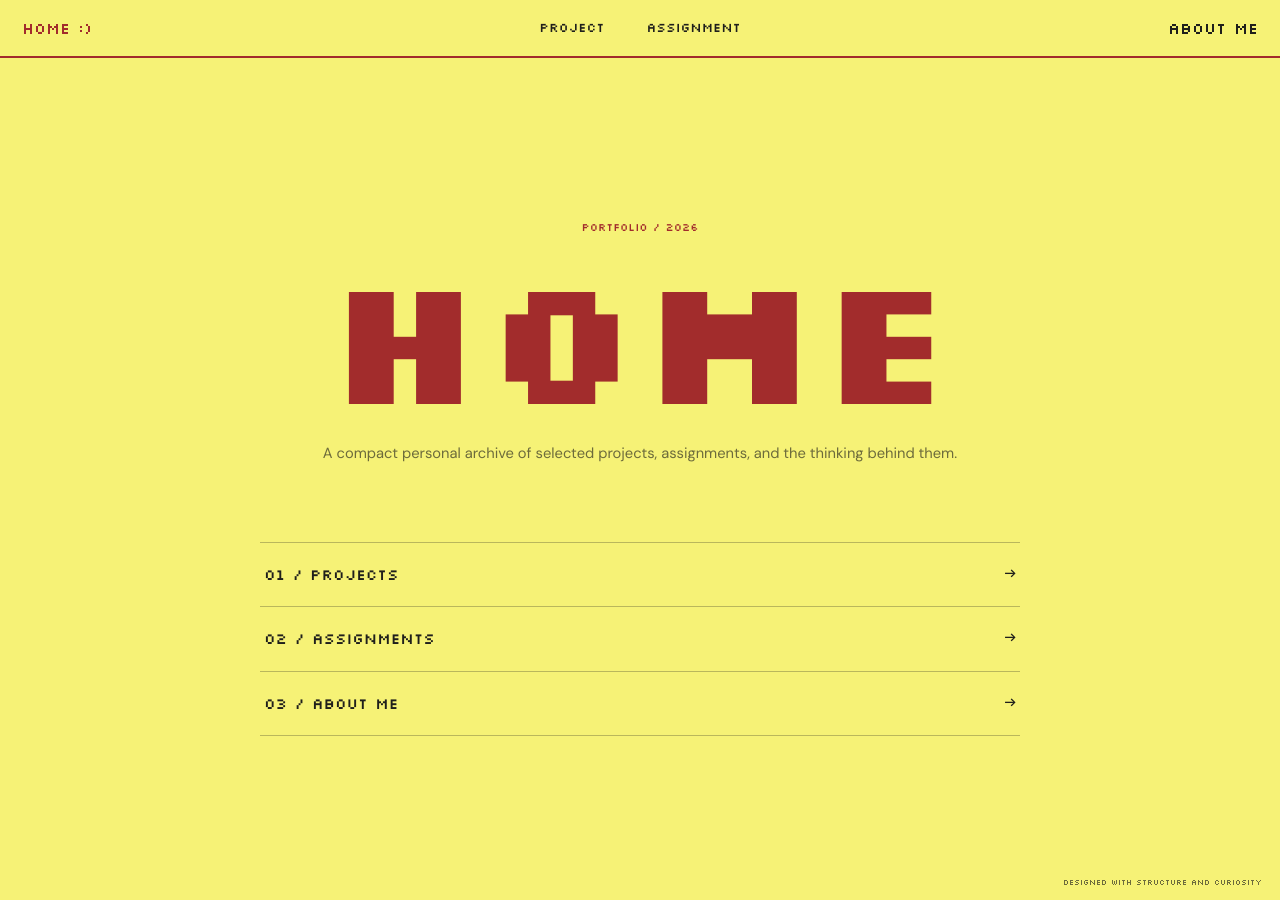
<file: index.html>
<!doctype html>
<html lang="en">
  <head>
    <meta charset="UTF-8" />
    <meta name="viewport" content="width=device-width, initial-scale=1.0" />
    <meta
      name="description"
      content="A minimal personal portfolio for projects, assignments, and background."
    />
    <meta name="theme-color" content="#f6f276" />
    <title>Home | Myself</title>
    <link rel="preconnect" href="https://fonts.googleapis.com" />
    <link rel="preconnect" href="https://fonts.gstatic.com" crossorigin />
    <link
      href="https://fonts.googleapis.com/css2?family=DM+Sans:wght@400;500;600;700&family=IBM+Plex+Mono:wght@400;500;600&family=Silkscreen:wght@400;700&display=swap"
      rel="stylesheet"
    />
    <link rel="stylesheet" href="styles.css" />
  </head>
  <body data-page="home">
    <header class="site-nav" data-site-nav></header>

    <main class="page-shell home-page">
      <div class="page-frame">
        <p class="kicker">PORTFOLIO / 2026</p>
        <h1>Home</h1>
        <p class="lead">
          A compact personal archive of selected projects, assignments, and the
          thinking behind them.
        </p>
        <nav class="section-links" aria-label="Portfolio sections">
          <a href="project.html">01 / Projects <span>→</span></a>
          <a href="assignment.html">02 / Assignments <span>→</span></a>
          <a href="about.html">03 / About Me <span>→</span></a>
        </nav>
      </div>

      <p class="corner-note">DESIGNED WITH STRUCTURE AND CURIOSITY</p>
    </main>

    <script src="site.js"></script>
  </body>
</html>
</file>
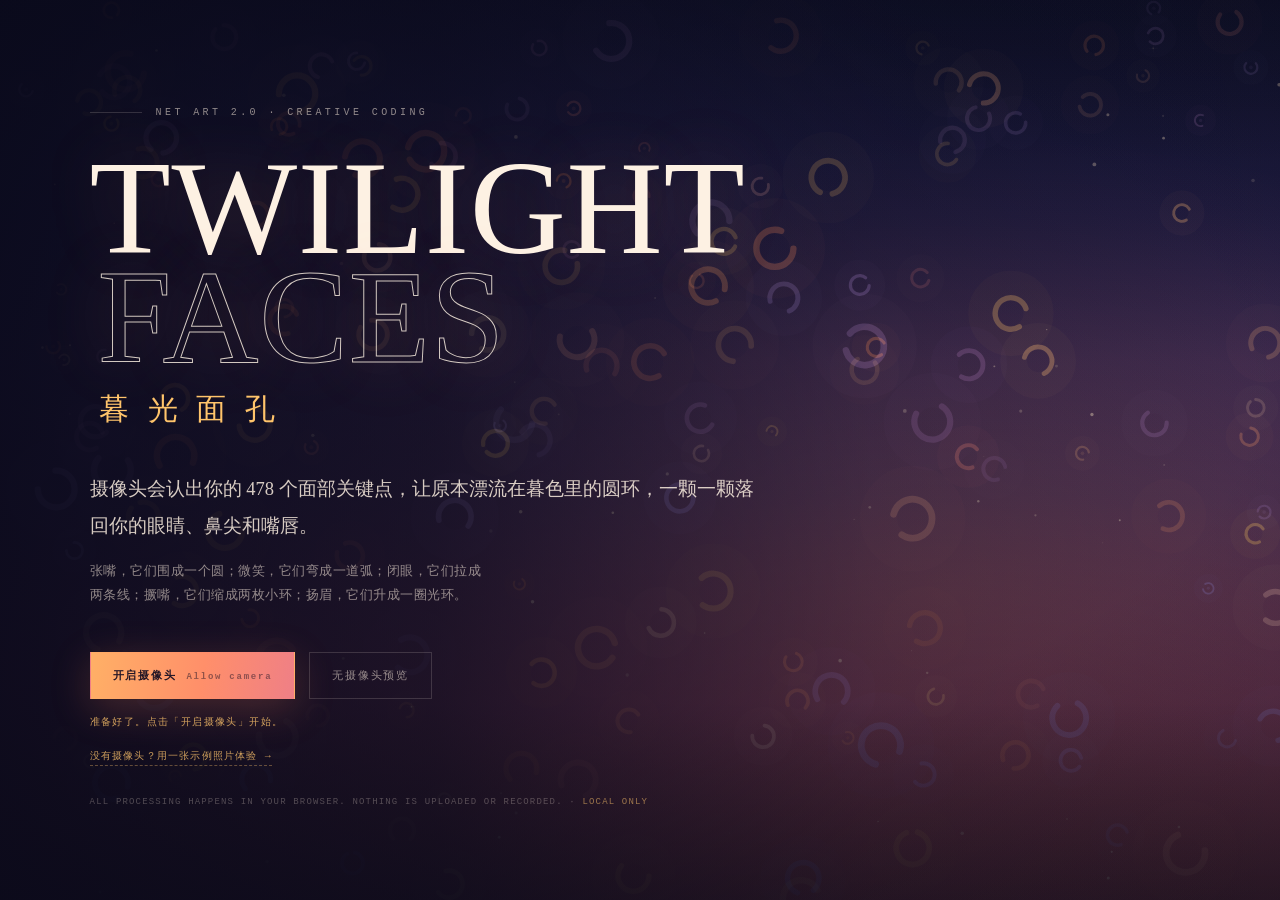
<file: twilight/index.html>
<!DOCTYPE html>
<html lang="zh-CN">
<head>
<meta charset="utf-8">
<title>Twilight Faces · 暮光面孔</title>
<meta name="viewport" content="width=device-width,initial-scale=1,viewport-fit=cover">
<meta name="theme-color" content="#181b3d">
<meta name="description" content="Net Art 2.0 — 用 MediaPipe FaceMesh 把黄昏的圆环放回你的五官上。">
<link rel="icon" href="data:image/svg+xml,%3Csvg xmlns='http://www.w3.org/2000/svg' viewBox='0 0 64 64'%3E%3Crect width='64' height='64' fill='%23181b3d'/%3E%3Ccircle cx='32' cy='32' r='18' fill='none' stroke='%23ffb060' stroke-width='3'/%3E%3Ccircle cx='32' cy='32' r='6' fill='%23ff8a5c'/%3E%3C/svg%3E">
<style>
  :root{
    --ink:#f7eadc;
    --dim:rgba(247,234,220,.56);
    --faint:rgba(247,234,220,.28);
    --line:rgba(247,234,220,.16);
    --ember:#ff9f68;
    --gold:#ffc46b;
    --rose:#ef7f86;
    --mono:"Cascadia Mono","IBM Plex Mono","SFMono-Regular",Consolas,"Liberation Mono",monospace;
    --serif:"Bodoni MT","Didot","Playfair Display",Georgia,"Times New Roman","Songti SC",SimSun,serif;
    --sans:"Helvetica Neue","PingFang SC","Microsoft YaHei",Arial,sans-serif;
  }
  *{box-sizing:border-box}
  html,body{height:100%}
  body{
    margin:0;background:#12142c;color:var(--ink);overflow:hidden;
    font-family:var(--sans);-webkit-font-smoothing:antialiased;
  }
  #stage{
    position:fixed;inset:0;z-index:0;
    background:
      radial-gradient(110% 85% at 74% 66%, rgba(255,152,92,.24) 0%, rgba(255,140,90,.10) 32%, rgba(255,140,90,0) 60%),
      radial-gradient(90% 70% at 16% 8%, rgba(96,82,172,.34) 0%, rgba(96,82,172,0) 62%),
      linear-gradient(180deg,#161936 0%,#221e47 24%,#452d5b 55%,#7d3a5f 79%,#b15253 100%);
  }
  #veil{
    position:fixed;inset:0;z-index:2;pointer-events:none;
    background:
      radial-gradient(125% 95% at 50% 44%, rgba(8,8,24,0) 38%, rgba(8,8,24,.30) 72%, rgba(8,8,24,.62) 100%),
      linear-gradient(180deg, rgba(8,8,24,.34) 0%, rgba(8,8,24,0) 18%, rgba(8,8,24,0) 78%, rgba(8,8,24,.46) 100%);
  }
  canvas{position:fixed !important;left:0;top:0;z-index:1;pointer-events:none;display:block}

  /* ---------------- intro ---------------- */
  #intro{
    position:fixed;inset:0;z-index:30;display:flex;align-items:center;
    padding:clamp(24px,7vw,110px);
    background:
      linear-gradient(90deg, rgba(9,9,26,.90) 0%, rgba(9,9,26,.72) 34%, rgba(9,9,26,.22) 68%, rgba(9,9,26,0) 100%),
      linear-gradient(180deg, rgba(9,9,26,.35), rgba(9,9,26,.10) 40%, rgba(9,9,26,.55));
    transition:opacity .9s ease, visibility .9s;
    overflow:auto;
  }
  #intro.is-gone{opacity:0;visibility:hidden;pointer-events:none}
  .intro__inner{max-width:820px;transform:translateY(1vh)}
  .kicker{
    display:flex;align-items:center;gap:14px;margin:0 0 clamp(22px,4vh,44px);
    font-family:var(--mono);font-size:10px;letter-spacing:.34em;color:var(--dim);text-transform:uppercase;
  }
  .kicker::before{content:"";width:52px;height:1px;background:var(--line)}
  h1{
    margin:0;font-family:var(--serif);font-weight:400;
    font-size:clamp(3.3rem,10.4vw,9.6rem);line-height:.82;letter-spacing:.005em;
    text-transform:uppercase;color:#fdf1e3;
    text-shadow:0 0 70px rgba(255,150,100,.20);
  }
  h1 span{display:block}
  h1 span:last-child{margin-left:.06em;color:transparent;-webkit-text-stroke:1px rgba(253,241,227,.82)}
  .title-cn{
    margin:.55em 0 0;font-family:var(--serif);font-size:clamp(1.2rem,2.4vw,1.9rem);
    letter-spacing:.62em;color:var(--gold);text-indent:.3em;
  }
  .lead{
    max-width:36em;margin:clamp(26px,4.6vh,48px) 0 0;
    font-family:var(--serif);font-size:clamp(.98rem,1.45vw,1.22rem);line-height:1.95;
    color:rgba(247,234,220,.86);
  }
  .hintline{
    max-width:32em;margin:16px 0 0;font-size:12.5px;line-height:1.9;letter-spacing:.04em;color:var(--dim);
  }
  .actions{display:flex;flex-wrap:wrap;gap:14px;margin:clamp(28px,5vh,46px) 0 0}
  .btn{
    appearance:none;cursor:pointer;font-family:var(--mono);font-size:11px;letter-spacing:.16em;
    padding:15px 22px;border:1px solid var(--line);background:transparent;color:var(--ink);
    transition:background .25s,border-color .25s,color .25s,transform .25s;
  }
  .btn:hover{border-color:rgba(255,196,107,.65);transform:translateY(-2px)}
  .btn:disabled{opacity:.55;cursor:wait;transform:none}
  .btn span{opacity:.5;margin-left:10px;font-size:9px}
  .btn--primary{
    background:linear-gradient(100deg,#ffb066,#ff8f6a 55%,#ef7f86);
    border-color:transparent;color:#241626;font-weight:700;
    box-shadow:0 10px 40px rgba(255,130,90,.22);
  }
  .btn--primary:hover{box-shadow:0 14px 50px rgba(255,140,90,.34)}
  .btn--ghost{color:var(--dim);border-color:var(--line)}
  .demo-line{
    margin:20px 0 0;font-family:var(--mono);font-size:10px;letter-spacing:.12em;
  }
  .demo-line a{
    color:rgba(255,196,107,.78);text-decoration:none;
    border-bottom:1px dashed rgba(255,196,107,.35);padding-bottom:3px;
    transition:color .2s,border-color .2s;
  }
  .demo-line a:hover{color:#ffd9a0;border-bottom-color:rgba(255,196,107,.8)}
  .status{
    margin:16px 0 0;min-height:1.4em;font-family:var(--mono);font-size:10px;
    letter-spacing:.14em;color:rgba(255,196,107,.8);
  }
  .privacy{
    margin:clamp(18px,3.4vh,34px) 0 0;font-family:var(--mono);font-size:9px;
    letter-spacing:.13em;color:var(--faint);line-height:1.9;text-transform:uppercase;
  }
  .privacy span{color:rgba(255,196,107,.55)}

  /* ---------------- hud ---------------- */
  #hud{
    position:fixed;inset:0;z-index:20;pointer-events:none;display:flex;flex-direction:column;
    justify-content:space-between;padding:clamp(16px,2.4vw,34px);
    opacity:1;transition:opacity .9s ease;
  }
  #hud.is-hidden{opacity:0;pointer-events:none}
  .hud__top{display:flex;justify-content:space-between;align-items:flex-start;gap:20px}
  .brand{font-family:var(--mono);font-size:10px;letter-spacing:.26em;color:rgba(247,234,220,.78);text-shadow:0 1px 12px rgba(8,8,24,.85)}
  .brand em{font-style:normal;color:var(--gold);letter-spacing:.3em;margin-left:12px;font-size:9px}
  .brand small{display:block;margin-top:7px;font-size:8px;letter-spacing:.2em;color:var(--faint)}
  .live{
    display:flex;align-items:center;gap:9px;font-family:var(--mono);font-size:9px;
    letter-spacing:.22em;color:var(--dim);white-space:nowrap;
  }
  .live i{
    width:6px;height:6px;border-radius:50%;background:#8b8fb0;box-shadow:0 0 0 0 rgba(255,196,107,0);
    transition:background .3s, box-shadow .3s;
  }
  .live.is-on i{background:#ffc46b;box-shadow:0 0 12px 2px rgba(255,170,100,.65);animation:pulse 2.4s infinite}
  .live.is-warn i{background:#ff9f68;box-shadow:0 0 10px rgba(255,150,90,.5)}
  .live.is-off i{background:#6c6f92}
  @keyframes pulse{0%,100%{opacity:1}50%{opacity:.35}}
  .hud__bottom{display:flex;justify-content:space-between;align-items:flex-end;gap:24px}
  .modes{display:flex;flex-wrap:wrap;align-items:center;gap:4px 18px;max-width:70vw}
  .modes span{
    font-family:var(--mono);font-size:9px;letter-spacing:.16em;color:rgba(247,234,220,.30);
    transition:color .4s;display:flex;align-items:baseline;gap:7px;
  }
  .modes span em{font-style:normal;font-family:var(--sans);font-size:9px;letter-spacing:.1em;opacity:.72}
  .modes span.is-on{color:var(--gold)}
  .modes span.is-on em{color:rgba(255,196,107,.7)}
  .modes span.is-on::before{content:"";width:5px;height:5px;border-radius:50%;background:var(--gold);box-shadow:0 0 10px var(--gold);align-self:center}
  .mode-note{
    font-family:var(--mono);font-size:8px;letter-spacing:.2em;color:rgba(247,234,220,.24);
    margin-left:4px;padding-left:14px;border-left:1px solid var(--line);
  }
  .keys{font-family:var(--mono);font-size:8px;letter-spacing:.14em;color:rgba(247,234,220,.30);text-align:right;line-height:1.9}
  .keys b{color:rgba(255,196,107,.6);font-weight:400;margin-left:8px}
  .cam-toggle{
    position:absolute;right:clamp(16px,2.4vw,34px);bottom:clamp(96px,12vh,124px);
    pointer-events:auto;cursor:pointer;background:rgba(12,10,30,.55);color:var(--ink);
    border:1px solid var(--line);font-family:var(--mono);font-size:9px;letter-spacing:.16em;
    padding:10px 14px;backdrop-filter:blur(6px);transition:opacity .4s,border-color .3s;
  }
  .cam-toggle:hover{border-color:rgba(255,196,107,.55)}
  .cam-toggle.is-hidden{display:none}

  #toast{
    position:fixed;left:50%;top:clamp(58px,8vh,84px);transform:translate(-50%,-8px);
    z-index:40;pointer-events:none;opacity:0;transition:opacity .35s,transform .35s;
    background:rgba(10,9,26,.78);border:1px solid rgba(247,234,220,.14);
    padding:11px 18px;font-family:var(--mono);font-size:9.5px;letter-spacing:.1em;line-height:1.7;
    color:rgba(247,234,220,.82);max-width:min(86vw,560px);text-align:center;backdrop-filter:blur(8px);
  }
  #toast.show{opacity:1;transform:translate(-50%,0)}

  @media (max-width:760px){
    #intro{padding:26px 22px;align-items:flex-end;padding-bottom:max(30px,8vh);
      background:linear-gradient(180deg,rgba(9,9,26,.25),rgba(9,9,26,.55) 45%,rgba(9,9,26,.9))}
    .intro__inner{transform:none}
    .kicker{margin-bottom:20px;font-size:8px;letter-spacing:.26em}
    h1{font-size:clamp(3rem,15vw,5rem)}
    .title-cn{letter-spacing:.42em;font-size:1rem}
    .lead{font-size:.95rem;line-height:1.8}
    .hintline{display:none}
    .actions{gap:10px}
    .btn{padding:13px 16px;font-size:10px}
    .privacy{font-size:8px}
    .hud__bottom{flex-direction:column;align-items:flex-start;gap:12px}
    .modes{max-width:100%;gap:4px 12px}
    .modes span{font-size:8px}
    .modes span em{display:none}
    .mode-note{display:none}
    .keys{text-align:left;font-size:7.5px}
    .brand{font-size:8.5px}
    .brand em{display:none}
    .cam-toggle{right:16px;bottom:70px}
  }
  @media (prefers-reduced-motion:reduce){
    *{animation-duration:.001s !important;transition-duration:.15s !important}
  }
</style>
</head>
<body>
<div id="stage" aria-hidden="true"></div>
<div id="veil" aria-hidden="true"></div>

<main id="intro">
  <div class="intro__inner">
    <p class="kicker">Net Art 2.0 · Creative Coding</p>
    <h1><span>Twilight</span><span>Faces</span></h1>
    <p class="title-cn">暮光面孔</p>
    <p class="lead">摄像头会认出你的 478 个面部关键点，让原本漂流在暮色里的圆环，一颗一颗落回你的眼睛、鼻尖和嘴唇。</p>
    <p class="hintline">张嘴，它们围成一个圆；微笑，它们弯成一道弧；闭眼，它们拉成两条线；撅嘴，它们缩成两枚小环；扬眉，它们升成一圈光环。</p>
    <div class="actions">
      <button id="enter" class="btn btn--primary" type="button">开启摄像头<span>Allow camera</span></button>
      <button id="skip" class="btn btn--ghost" type="button">无摄像头预览</button>
    </div>
    <p class="status" id="bootStatus">正在准备画布…</p>
    <p class="demo-line"><a href="?image=./assets/demo-portrait.jpg&amp;ghost=1">没有摄像头？用一张示例照片体验 →</a></p>
    <p class="privacy">All processing happens in your browser. Nothing is uploaded or recorded. · <span>Local only</span></p>
  </div>
</main>

<aside id="hud" class="is-hidden" aria-label="artwork interface">
  <div class="hud__top">
    <div class="brand">
      Twilight Faces <em>暮光面孔</em>
      <small>478 Landmarks · 52 Blendshapes · Local</small>
    </div>
    <div class="live" id="live"><i></i><span id="liveText">Standby</span></div>
  </div>
  <div class="hud__bottom">
    <div class="modes" id="modeBar">
      <span data-mode="REST">REST<em>静息</em></span>
      <span data-mode="RING">RING<em>张嘴</em></span>
      <span data-mode="SMILE">SMILE<em>微笑</em></span>
      <span data-mode="BLINK">BLINK<em>闭眼</em></span>
      <span data-mode="KISS">KISS<em>撅嘴</em></span>
      <span data-mode="AWE">AWE<em>扬眉</em></span>
      <span class="mode-note" id="modeNote">Auto</span>
    </div>
    <div class="keys">
      V 影像 <b>M</b> 网格 <b>S</b> 保存 <b>H</b> 界面<br>
      C 摄像头 <b>1–6</b> 手动表情 <b>0</b> 自动
    </div>
  </div>
  <button id="camToggle" class="cam-toggle is-hidden" type="button">◉ 开启摄像头</button>
</aside>

<div id="toast" role="status" aria-live="polite"></div>

<script src="./vendor/p5/p5.min.js"></script>
<script>
/* =====================================================================
   TWILIGHT FACES · 暮光面孔
   p5.js + MediaPipe FaceLandmarker (478 landmarks / 52 blendshapes)
   The 164 rings that drift in the dusk gather on your face and rearrange
   themselves according to your expression.
   ===================================================================== */
(() => {
  'use strict';

  // ---------------------------------------------------------------- config
  const PARAMS = new URLSearchParams(location.search);
  const STILL_URL = PARAMS.get('image');
  const FORCED_PARAM = (PARAMS.get('mode') || '').toUpperCase();
  const GHOST_PARAM = PARAMS.get('ghost');

  const PAL = {
    ember:   [244, 140, 92],
    amber:   [250, 184, 82],
    rose:    [224, 112, 116],
    mauve:   [190, 104, 154],
    lav:     [164, 138, 214],
    peri:    [112, 124, 214],
    peach:   [238, 151, 102],
    cream:   [255, 214, 170],
    gold:    [255, 198, 110]
  };
  const AMBER = PAL.amber, EMBER = PAL.ember, ROSE = PAL.rose,
        LAV = PAL.lav, PERI = PAL.peri, CREAM = PAL.cream, GOLD = PAL.gold;

  const MODES = ['REST','RING','SMILE','BLINK','KISS','AWE'];
  const MODE_LABEL = {
    REST:'静息', RING:'张嘴 · 圆', SMILE:'微笑 · 弧', BLINK:'闭眼 · 线',
    KISS:'撅嘴 · 双环', AWE:'扬眉 · 光环', AMBIENT:'漂流'
  };
  const FACE_OVAL = [
    10,338,297,332,284,251,389,356,454,323,361,288,397,365,379,378,400,377,
    152,148,176,149,150,136,172,58,132,93,234,127,162,21,54,103,67,109
  ];
  const GROUP_DEF = [
    { key:'eyeA',  n:22, col:PAL.gold  },
    { key:'eyeB',  n:22, col:PAL.gold  },
    { key:'mouth', n:38, col:PAL.ember },
    { key:'nose',  n:12, col:PAL.cream },
    { key:'browA', n:7,  col:PAL.peach },
    { key:'browB', n:7,  col:PAL.peach },
    { key:'oval',  n:56, col:PAL.lav   }
  ];
  const N_ORBS = GROUP_DEF.reduce((a,g) => a + g.n, 0);

  const MODEL_LOCAL = new URL('./models/face_landmarker.task', location.href).href;
  const MODEL_CDN = 'https://storage.googleapis.com/mediapipe-models/face_landmarker/face_landmarker/float16/1/face_landmarker.task';
  const WASM_LOCAL = new URL('./vendor/mediapipe/wasm', location.href).href;
  const WASM_CDN = 'https://cdn.jsdelivr.net/npm/@mediapipe/tasks-vision@0.10.14/wasm';
  const BUNDLE_LOCAL = new URL('./vendor/mediapipe/vision_bundle.mjs', location.href).href;
  const BUNDLE_CDN = 'https://cdn.jsdelivr.net/npm/@mediapipe/tasks-vision@0.10.14/vision_bundle.mjs';

  // ---------------------------------------------------------------- dom
  const els = {
    intro: document.getElementById('intro'),
    hud: document.getElementById('hud'),
    enter: document.getElementById('enter'),
    skip: document.getElementById('skip'),
    boot: document.getElementById('bootStatus'),
    live: document.getElementById('live'),
    liveText: document.getElementById('liveText'),
    modeBar: document.getElementById('modeBar'),
    modeNote: document.getElementById('modeNote'),
    toast: document.getElementById('toast'),
    camToggle: document.getElementById('camToggle')
  };

  // ---------------------------------------------------------------- state
  const vision = {
    video:null, stream:null, landmarker:null, loading:null, modelOK:false,
    latest:null, lastVideoTime:-1, lastDetect:0, errors:0,
    still:null, stillCanvas:null, stillDetected:false,
    ghostCanvas:null, ghostCtx:null, ghostW:0, ghostH:0,
    cameraDenied:false, cameraError:''
  };

  const face = {
    ok:false, active:false, alpha:0, raw:null, s:null,
    lastSeen:-1e9, staticSource:false, bounds:null
  };

  const bs = { jaw:0, funnel:0, pucker:0, smile:0, blink:0, wide:0, brow:0 };
  const bsTarget = { ...bs };

  let faceMode = 'AMBIENT';
  let faceModeAt = 0;
  let forcedMode = null;
  let modeCand = null;
  let modeCandAt = 0;
  // A natural blink lasts ~120ms, shorter than the mode dwell time. Latch it so
  // the two eyelid lines actually get a chance to appear.
  let blinkHoldAt = -1e9;

  let orbs = [];
  let dust = [];
  let ghostOn = GHOST_PARAM !== '0';
  let meshOn = false;
  let hudOn = true;
  let experienceStarted = false;
  let startInFlight = false;
  let skipRequested = false;
  let lastFrame = 0;
  let processedAt = -1;
  let bootReadyAt = 0;
  let toastTimer = 0;
  let fps = 60;

  // ---------------------------------------------------------------- utils
  const clamp01 = v => v < 0 ? 0 : v > 1 ? 1 : v;
  const mix = (a,b,t) => a + (b-a)*t;
  const mixP = (dst, src, k) => { dst.x = mix(dst.x, src.x, k); dst.y = mix(dst.y, src.y, k); };
  const rgbStr = c => 'rgb(' + (c[0]|0) + ',' + (c[1]|0) + ',' + (c[2]|0) + ')';
  function mixRGB(a, b, t){
    t = clamp01(t);
    return [ mix(a[0],b[0],t), mix(a[1],b[1],t), mix(a[2],b[2],t) ];
  }
  function easeSmooth(t){ t = clamp01(t); return t*t*(3-2*t); }

  function resample(points, n, closed){
    const src = closed ? points.concat([points[0]]) : points.slice();
    if (src.length < 2) return src.slice(0, n);
    const lens = [0];
    let total = 0;
    for (let i=1;i<src.length;i++){
      total += Math.hypot(src[i].x - src[i-1].x, src[i].y - src[i-1].y);
      lens.push(total);
    }
    const out = [];
    let seg = 1;
    for (let i=0;i<n;i++){
      const target = total * (closed ? i/n : i/(n-1));
      while (seg < lens.length-1 && lens[seg] < target) seg++;
      const l0 = lens[seg-1], l1 = lens[seg];
      const t = l1 > l0 ? (target-l0)/(l1-l0) : 0;
      out.push({
        x: mix(src[seg-1].x, src[seg].x, t),
        y: mix(src[seg-1].y, src[seg].y, t)
      });
    }
    return out;
  }

  function samplePath(points, u, closed){
    if (!points || !points.length) return {x:0,y:0};
    if (closed){
      const f = ((u % 1) + 1) % 1 * points.length;
      const i = Math.floor(f), t = f - i;
      const a = points[i % points.length], b = points[(i+1) % points.length];
      return { x: mix(a.x,b.x,t), y: mix(a.y,b.y,t) };
    }
    const f = clamp01(u) * (points.length - 1);
    const i = Math.min(points.length-2, Math.floor(f)), t = f - i;
    const a = points[i], b = points[Math.min(points.length-1,i+1)];
    return { x: mix(a.x,b.x,t), y: mix(a.y,b.y,t) };
  }

  function toast(msg, ms){
    els.toast.textContent = msg;
    els.toast.classList.add('show');
    clearTimeout(toastTimer);
    toastTimer = setTimeout(() => els.toast.classList.remove('show'), ms || 4200);
  }

  function setBootStatus(msg){ if (els.boot) els.boot.textContent = msg; }

  function setLive(text, kind){
    els.liveText.textContent = text;
    els.live.classList.remove('is-on','is-warn','is-off');
    if (kind) els.live.classList.add(kind);
  }

  function setMode(mode, now){
    if (mode === faceMode) { syncModeBar(); return; }
    faceMode = mode;
    faceModeAt = now || performance.now();
    modeCand = null;
    syncModeBar();
  }

  function syncModeBar(){
    [...els.modeBar.querySelectorAll('span[data-mode]')].forEach(el => {
      el.classList.toggle('is-on', el.dataset.mode === faceMode);
    });
    if (els.modeNote){
      els.modeNote.textContent = forcedMode
        ? 'Manual · 0'
        : (faceMode === 'AMBIENT' ? '漂流 · 等待人脸' : 'Auto');
    }
  }

  // ---------------------------------------------------------------- anchors
  function cloneAnchors(a){ return JSON.parse(JSON.stringify(a)); }

  function buildAnchors(lms){
    const fit = getFit();
    const pts = lms.map(lm => ({
      x: fit.ox + (1 - lm.x) * fit.dw,
      y: fit.oy + lm.y * fit.dh
    }));
    const P = i => pts[i] || pts[0];
    const d = (a,b) => Math.hypot(a.x-b.x, a.y-b.y);
    const mid = (a,b) => ({ x:(a.x+b.x)/2, y:(a.y+b.y)/2 });
    const avg = arr => {
      let x=0,y=0; for (const p of arr){ x+=p.x; y+=p.y; }
      return { x:x/arr.length, y:y/arr.length };
    };

    const eyeA = {
      c: pts[468] || avg([P(33),P(133),P(159),P(145)]),
      outer: P(33), inner: P(133), up: P(159), lo: P(145),
      w: Math.max(12, d(P(33),P(133))), h: Math.max(4, d(P(159),P(145)))
    };
    const eyeB = {
      c: pts[473] || avg([P(362),P(263),P(386),P(374)]),
      outer: P(263), inner: P(362), up: P(386), lo: P(374),
      w: Math.max(12, d(P(362),P(263))), h: Math.max(4, d(P(386),P(374)))
    };
    const mouth = {
      c: mid(P(13),P(14)),
      left: P(61), right: P(291),
      top: P(0), bottom: P(17),
      w: Math.max(16, d(P(61),P(291))),
      open: d(P(13),P(14))
    };
    const nose = {
      bridge: P(168), tip: P(4), base: P(2),
      path: resample([P(168),P(6),P(197),P(195),P(5),P(4),P(2)], 28)
    };
    const browA = resample([P(70),P(63),P(105),P(66),P(107)], 14);
    const browB = resample([P(336),P(296),P(334),P(293),P(300)], 14);
    const oval = resample(FACE_OVAL.map(i => P(i)), 96, true);

    let minX=Infinity,minY=Infinity,maxX=-Infinity,maxY=-Infinity;
    for (const p of oval){
      if (p.x<minX) minX=p.x; if (p.x>maxX) maxX=p.x;
      if (p.y<minY) minY=p.y; if (p.y>maxY) maxY=p.y;
    }
    return {
      eyeA, eyeB, mouth, nose, browA, browB, oval,
      bounds:{ x:minX, y:minY, w:maxX-minX, h:maxY-minY }
    };
  }

  function mixAnchors(dst, src, k){
    mixP(dst.eyeA.c, src.eyeA.c, k);
    mixP(dst.eyeA.outer, src.eyeA.outer, k);
    mixP(dst.eyeA.inner, src.eyeA.inner, k);
    mixP(dst.eyeA.up, src.eyeA.up, k);
    mixP(dst.eyeA.lo, src.eyeA.lo, k);
    mixP(dst.eyeB.c, src.eyeB.c, k);
    mixP(dst.eyeB.outer, src.eyeB.outer, k);
    mixP(dst.eyeB.inner, src.eyeB.inner, k);
    mixP(dst.eyeB.up, src.eyeB.up, k);
    mixP(dst.eyeB.lo, src.eyeB.lo, k);
    dst.eyeA.w = mix(dst.eyeA.w, src.eyeA.w, k);
    dst.eyeA.h = mix(dst.eyeA.h, src.eyeA.h, k);
    dst.eyeB.w = mix(dst.eyeB.w, src.eyeB.w, k);
    dst.eyeB.h = mix(dst.eyeB.h, src.eyeB.h, k);
    mixP(dst.mouth.c, src.mouth.c, k);
    mixP(dst.mouth.left, src.mouth.left, k);
    mixP(dst.mouth.right, src.mouth.right, k);
    mixP(dst.mouth.top, src.mouth.top, k);
    mixP(dst.mouth.bottom, src.mouth.bottom, k);
    dst.mouth.w = mix(dst.mouth.w, src.mouth.w, k);
    dst.mouth.open = mix(dst.mouth.open, src.mouth.open, k);
    mixP(dst.nose.bridge, src.nose.bridge, k);
    mixP(dst.nose.tip, src.nose.tip, k);
    mixP(dst.nose.base, src.nose.base, k);
    for (let i=0;i<dst.nose.path.length;i++) mixP(dst.nose.path[i], src.nose.path[i], k);
    for (let i=0;i<dst.browA.length;i++) mixP(dst.browA[i], src.browA[i], k);
    for (let i=0;i<dst.browB.length;i++) mixP(dst.browB[i], src.browB[i], k);
    for (let i=0;i<dst.oval.length;i++) mixP(dst.oval[i], src.oval[i], k);
    dst.bounds.x = mix(dst.bounds.x, src.bounds.x, k);
    dst.bounds.y = mix(dst.bounds.y, src.bounds.y, k);
    dst.bounds.w = mix(dst.bounds.w, src.bounds.w, k);
    dst.bounds.h = mix(dst.bounds.h, src.bounds.h, k);
  }

  function extractBS(cats){
    const m = {};
    for (const c of cats) m[c.categoryName] = c.score;
    return {
      jaw:    m.jawOpen || 0,
      funnel: m.mouthFunnel || 0,
      pucker: m.mouthPucker || 0,
      smile:  Math.max(m.mouthSmileLeft || 0, m.mouthSmileRight || 0),
      blink:  Math.min(m.eyeBlinkLeft || 0, m.eyeBlinkRight || 0),
      wide:   Math.min(m.eyeWideLeft || 0, m.eyeWideRight || 0),
      brow:   m.browInnerUp || 0
    };
  }

  function eyeBlendScore(){
    // a raised brow alone is already a "surprised" face; wide eyes reinforce it
    return Math.max(bs.brow * 1.15, bs.wide * 1.25);
  }

  // ---------------------------------------------------------------- orb
  class Orb {
    constructor(group, index, localU, globalU){
      this.group = group;
      this.index = index;
      this.u = localU;
      this.gu = globalU;
      this.rand = Math.random();
      this.phase = Math.random() * Math.PI * 2;
      this.jitter = Math.random() * 2 - 1;
      this.alphaMul = 0.62 + Math.random() * 0.38;
      this.spin = (Math.random() * 2 - 1) * 0.35;
      this.gap = (0.10 + Math.random() * 0.30) * Math.PI * 2;
      this.rot = Math.random() * Math.PI * 2;

      this.x = Math.random() * width;
      this.y = Math.random() * height;
      this.vx = 0;
      this.vy = 0;
      this.tx = this.x;
      this.ty = this.y;

      this.r = 4 + Math.random() * 9;
      this.alpha = 0;
      this.tR = this.r;
      this.tAlpha = 1;

      this.driftA = Math.random() * Math.PI * 2;
      this.driftSpeed = 10 + Math.random() * 22;
      this.ambientR = 5 + Math.random() * 15;
      this.ambientAlpha = 0.22 + Math.random() * 0.34;
      this.ambientSpin = (Math.random() * 2 - 1) * 0.25;

      const base = group === 'eyeA' || group === 'eyeB' ? PAL.gold
        : group === 'mouth' ? PAL.ember
        : group === 'nose' ? PAL.cream
        : group === 'oval' ? PAL.lav
        : PAL.peach;
      this.ambientRGB = mixRGB(base, PAL.mauve, Math.random() * 0.55);
      this.rgb = this.ambientRGB.slice();
      this.trgb = this.rgb;
      this.tRot = this.rot;
    }

    target(t){
      const s = face.s;
      if (!s) return;
      const fw = s.bounds.w;
      const fs = clamp01((fw / 420 - 0.6) / 0.9) * 0.9 + 0.6; // 0.6 .. 1.5
      let tx = this.x, ty = this.y, tr = this.r, ta = this.tAlpha, rgb = this.trgb, rot = this.tRot;

      if (faceMode === 'RING'){
        const R = Math.max(30, s.mouth.w * 0.56) + bs.jaw * fw * 0.27 + Math.sin(t * 2.3) * 2;
        const a = this.gu * Math.PI * 2 + t * 0.14;
        const rr = R + this.jitter * 2.4;
        tx = s.mouth.c.x + Math.cos(a) * rr;
        ty = s.mouth.c.y + Math.sin(a) * rr;
        tr = (2.5 + this.rand * 1.5) * fs;
        ta = 0.98;
        rgb = mixRGB(AMBER, ROSE, (this.gu * 0.9 + 0.05) % 1);
        rot = a;
      } else if (faceMode === 'SMILE'){
        const A = s.mouth.left, B = s.mouth.right;
        // follow the actual lower lip so the crescent scales with the face
        const midY = (A.y + B.y) * 0.5;
        const depth = Math.max(4, s.mouth.bottom.y - midY) + bs.smile * fw * 0.012;
        const uu = -0.02 + this.gu * 1.04;
        const su = Math.sin(Math.PI * clamp01(uu));
        tx = mix(A.x, B.x, uu) + this.jitter * 1.3;
        ty = mix(A.y, B.y, uu) + su * depth + this.jitter * 0.9 + Math.sin(t * 1.5 + uu * 6) * 1.1;
        tr = (2.1 + this.rand * 1.2) * fs;
        ta = 0.94;
        rgb = mixRGB(EMBER, ROSE, clamp01(uu * 0.9 + 0.05));
        rot = Math.atan2(B.y - A.y, B.x - A.x) + Math.PI * 0.5;
      } else if (faceMode === 'BLINK'){
        const eye = this.gu < 0.5 ? s.eyeA : s.eyeB;
        const uu = (this.gu * 2) % 1;
        // a single lid line drawn a little past both eye corners
        const ext = -0.22 + uu * 1.44;
        tx = mix(eye.outer.x, eye.inner.x, ext) + this.jitter * 0.5;
        ty = mix(eye.outer.y, eye.inner.y, ext) + Math.sin(Math.PI * clamp01(ext)) * eye.w * 0.03 + this.jitter * 0.5;
        tr = (1.3 + this.rand * 0.9) * fs;
        ta = 0.80;
        rgb = mixRGB(GOLD, CREAM, this.rand * 0.7);
      } else if (faceMode === 'KISS'){
        const inner = this.gu < 0.6;
        const uu = inner ? this.gu / 0.6 : (this.gu - 0.6) / 0.4;
        const base = Math.max(10, s.mouth.w * 0.24) * (1 + 0.055 * Math.sin(t * 5));
        const R = inner ? base : base * 1.75;
        const a = uu * Math.PI * 2 + t * (inner ? 0.45 : -0.28);
        tx = s.mouth.c.x + Math.cos(a) * R;
        ty = s.mouth.c.y + Math.sin(a) * R * 0.9;
        tr = (2.1 + this.rand * 1.2) * fs;
        ta = inner ? 0.96 : 0.58;
        rgb = inner ? mixRGB(ROSE, EMBER, this.rand) : EMBER;
      } else if (faceMode === 'AWE'){
        const b = s.bounds;
        const cx = b.x + b.w * 0.5, cy = b.y + b.h * 0.5;
        const tilt = Math.atan2(s.eyeB.c.y - s.eyeA.c.y, s.eyeB.c.x - s.eyeA.c.x);
        const rx = b.w * 0.64 * (1 + 0.02 * Math.sin(t * 2.0));
        const ry = b.h * 0.58 * (1 + 0.02 * Math.sin(t * 2.0));
        const a = this.gu * Math.PI * 2 + t * 0.30;
        const x0 = Math.cos(a) * rx, y0 = Math.sin(a) * ry;
        tx = cx + x0 * Math.cos(tilt) - y0 * Math.sin(tilt);
        ty = cy + x0 * Math.sin(tilt) + y0 * Math.cos(tilt);
        tr = (2.1 + this.rand * 1.3) * fs;
        ta = 0.82;
        rgb = this.rand > 0.87 ? GOLD : mixRGB(LAV, PERI, this.rand);
      } else if (this.group === 'eyeA' || this.group === 'eyeB'){
        const e = this.group === 'eyeA' ? s.eyeA : s.eyeB;
        const dir = this.group === 'eyeA' ? 1 : -1;
        const a = this.u * Math.PI * 2 + t * 0.20 * dir;
        const rx = e.w * 0.60, ry = Math.max(7, e.w * 0.41);
        tx = e.c.x + Math.cos(a) * rx;
        ty = e.c.y + Math.sin(a) * ry;
        tr = (2.1 + this.rand * 1.3) * fs;
        ta = 0.95;
        rgb = mixRGB(GOLD, AMBER, this.rand * 0.7);
      } else if (this.group === 'mouth'){
        const a = this.u * Math.PI * 2 - t * 0.18;
        const rx = s.mouth.w * 0.64;
        const ry = Math.max(6, s.mouth.w * 0.15 + s.mouth.open * 0.20);
        tx = s.mouth.c.x + Math.cos(a) * rx;
        ty = s.mouth.c.y + Math.sin(a) * ry;
        tr = (2.2 + this.rand * 1.2) * fs;
        ta = 0.9;
        rgb = mixRGB(EMBER, ROSE, this.rand * 0.8);
      } else if (this.group === 'nose'){
        const p = samplePath(s.nose.path, this.u);
        tx = p.x + this.jitter * 0.9;
        ty = p.y;
        tr = (1.7 + this.rand * 1.0) * fs;
        ta = 0.55;
        rgb = CREAM;
      } else if (this.group === 'browA' || this.group === 'browB'){
        const p = samplePath(this.group === 'browA' ? s.browA : s.browB, this.u);
        tx = p.x;
        ty = p.y - 2 * fs + this.jitter * 0.6;
        tr = (1.6 + this.rand * 0.9) * fs;
        ta = 0.48;
        rgb = PAL.peach;
      } else {
        const p = samplePath(s.oval, this.u, true);
        const b = s.bounds;
        const cx = b.x + b.w * 0.5, cy = b.y + b.h * 0.5;
        const dx = p.x - cx, dy = p.y - cy;
        const len = Math.max(1, Math.hypot(dx, dy));
        tx = p.x + dx / len * 2.8;
        ty = p.y + dy / len * 2.8;
        tr = (1.6 + this.rand * 1.1) * fs;
        ta = 0.50;
        rgb = mixRGB(LAV, PAL.mauve, this.rand * 0.6);
      }

      this.tx = tx;
      this.ty = ty;
      this.tR = tr;
      this.tAlpha = ta;
      this.trgb = rgb;
      this.tRot = rot;
    }

    update(dt, t, faceActive){
      if (faceActive){
        const stiff = 22 + this.rand * 9;
        this.vx += (this.tx - this.x) * stiff * dt;
        this.vy += (this.ty - this.y) * stiff * dt;
        const damp = Math.exp(-dt * 6.4);
        this.vx *= damp;
        this.vy *= damp;
        const speed = Math.hypot(this.vx, this.vy);
        if (speed > 2600){
          this.vx *= 2600 / speed;
          this.vy *= 2600 / speed;
        }
      } else {
        this.driftA += (noise(this.phase, t * 0.055) - 0.5) * dt * 1.1;
        const wantX = Math.cos(this.driftA) * this.driftSpeed;
        const wantY = Math.sin(this.driftA) * this.driftSpeed;
        const ease = Math.min(1, dt * 0.9);
        this.vx += (wantX - this.vx) * ease;
        this.vy += (wantY - this.vy) * ease;
      }

      this.x += this.vx * dt;
      this.y += this.vy * dt;

      if (!faceActive){
        const m = 60;
        if (this.x < -m) this.x = width + m;
        else if (this.x > width + m) this.x = -m;
        if (this.y < -m) this.y = height + m;
        else if (this.y > height + m) this.y = -m;
      }

      const targetA = faceActive ? this.tAlpha * this.alphaMul : this.ambientAlpha;
      const targetR = faceActive ? this.tR : this.ambientR;
      const targetRotSpeed = faceActive ? 0.22 : this.ambientSpin;
      this.alpha += (targetA - this.alpha) * Math.min(1, dt * 4.2);
      this.r += (targetR - this.r) * Math.min(1, dt * 4.6);
      this.rot += targetRotSpeed * dt;
      this.spin += (targetRotSpeed - this.spin) * Math.min(1, dt * 1.5);

      const col = faceActive ? this.trgb : this.ambientRGB;
      this.rgb[0] += (col[0] - this.rgb[0]) * Math.min(1, dt * 3.4);
      this.rgb[1] += (col[1] - this.rgb[1]) * Math.min(1, dt * 3.4);
      this.rgb[2] += (col[2] - this.rgb[2]) * Math.min(1, dt * 3.4);
    }
  }

  // ---------------------------------------------------------------- p5
  function setup(){
    const cnv = createCanvas(windowWidth, windowHeight);
    pixelDensity(Math.min(2, window.devicePixelRatio || 1));
    // p5 may nest the canvas inside an overlay element; keep it on <body> so it
    // never inherits an overlay's visibility/display when that overlay closes.
    if (cnv.elt.parentElement !== document.body) document.body.appendChild(cnv.elt);
    cnv.style('position', 'fixed');
    cnv.style('left', '0');
    cnv.style('top', '0');
    cnv.style('z-index', '1');
    cnv.style('visibility', 'visible');
    cnv.style('display', 'block');
    noiseDetail(3, 0.5);
    buildDust();
    buildOrbs();
    initUI();
    bootReadyAt = performance.now();
    if (STILL_URL){
      startStill(STILL_URL);
    } else {
      setBootStatus('准备好了。点击「开启摄像头」开始。');
    }
    lastFrame = performance.now();
  }

  function buildDust(){
    dust = [];
    const n = Math.round((width * height) / 16000);
    for (let i=0;i<n;i++){
      dust.push({
        x: Math.random() * width,
        y: Math.random() * height,
        r: 0.4 + Math.random() * 1.5,
        ph: Math.random() * Math.PI * 2,
        sp: 0.3 + Math.random() * 0.9,
        drift: 1.5 + Math.random() * 7,
        big: Math.random() < 0.06
      });
    }
  }

  function buildOrbs(){
    orbs = [];
    let idx = 0;
    for (const g of GROUP_DEF){
      for (let i=0;i<g.n;i++){
        const localU = (i + 0.5) / g.n;
        const globalU = (idx + 0.5) / N_ORBS;
        orbs.push(new Orb(g.key, idx, localU, globalU));
        idx++;
      }
    }
  }

  function draw(){
    const now = performance.now();
    const dt = Math.min(0.05, (now - lastFrame) / 1000 || 0.016);
    lastFrame = now;
    fps += ((1 / Math.max(dt, 0.001)) - fps) * 0.05;
    const t = now / 1000;

    clear();
    tickVision(now);
    processVision(now, dt);
    updateFace(now, dt);

    const ctx = drawingContext;
    if (ghostOn) drawGhost(ctx);

    if (face.active && faceMode !== 'AMBIENT'){
      for (const o of orbs) o.target(t);
    }
    const faceActive = face.active && faceMode !== 'AMBIENT';
    for (const o of orbs) o.update(dt, t, faceActive);

    ctx.save();
    ctx.globalCompositeOperation = 'lighter';
    drawAura(ctx);
    drawDust(ctx, t, dt);
    drawWeb(ctx);
    drawOrbs(ctx);
    ctx.restore();

    if (meshOn) drawMesh(ctx);
  }

  function windowResized(){
    resizeCanvas(windowWidth, windowHeight);
    buildDust();
    if (vision.video){
      // keep particles inside the new canvas
      for (const o of orbs){
        if (!face.active){
          o.x = Math.random() * width;
          o.y = Math.random() * height;
        }
      }
    }
  }

  // ---------------------------------------------------------------- vision
  async function importBundle(){
    let lastErr = null;
    for (const url of [BUNDLE_LOCAL, BUNDLE_CDN]){
      try {
        const mod = await import(url);
        if (mod && mod.FaceLandmarker) return mod;
      } catch (err){
        lastErr = err;
        console.warn('[twilight] bundle unavailable:', url, err && err.message);
      }
    }
    throw lastErr || new Error('tasks-vision unavailable');
  }

  async function createLandmarker(mod){
    const attempts = [
      { wasm: WASM_LOCAL, model: MODEL_LOCAL, delegate: 'GPU' },
      { wasm: WASM_LOCAL, model: MODEL_LOCAL, delegate: 'CPU' },
      { wasm: WASM_CDN,   model: MODEL_CDN,   delegate: 'GPU' },
      { wasm: WASM_CDN,   model: MODEL_CDN,   delegate: 'CPU' }
    ];
    let lastErr = null;
    for (const a of attempts){
      try {
        const fileset = await mod.FilesetResolver.forVisionTasks(a.wasm);
        const lm = await mod.FaceLandmarker.createFromOptions(fileset, {
          baseOptions: { modelAssetPath: a.model, delegate: a.delegate },
          runningMode: 'VIDEO',
          numFaces: 1,
          outputFaceBlendshapes: true,
          outputFacialTransformationMatrixes: false,
          minFaceDetectionConfidence: 0.5,
          minFacePresenceConfidence: 0.5,
          minTrackingConfidence: 0.5
        });
        console.info('[twilight] face engine ready:', a.delegate, a.model);
        return lm;
      } catch (err){
        lastErr = err;
        console.warn('[twilight] engine attempt failed:', a.delegate, a.model, err && err.message);
      }
    }
    throw lastErr || new Error('face engine unavailable');
  }

  function ensureModel(){
    if (vision.landmarker) return Promise.resolve(true);
    if (vision.loading) return vision.loading;
    vision.loading = (async () => {
      try {
        setLive('Loading model', 'is-warn');
        const mod = await importBundle();
        vision.landmarker = await createLandmarker(mod);
        vision.modelOK = true;
        updateLiveFromState();
        return true;
      } catch (err){
        console.error('[twilight] model failed:', err);
        vision.modelOK = false;
        setLive('No model', 'is-off');
        return false;
      }
    })();
    return vision.loading;
  }

  async function startCamera(){
    if (vision.still) return false;
    if (vision.stream) return true;
    if (!navigator.mediaDevices || !navigator.mediaDevices.getUserMedia){
      vision.cameraError = '此浏览器不支持摄像头接口。';
      setLive('No camera', 'is-off');
      return false;
    }
    setLive('Requesting', 'is-warn');
    try {
      // Browsers can leave the permission prompt open indefinitely. Never let the
      // whole piece hang behind it: after 11s fall through to the no-camera view.
      let timedOut = false;
      let timer = 0;
      const request = navigator.mediaDevices.getUserMedia({
        audio: false,
        video: {
          facingMode: 'user',
          width: { ideal: 1280 },
          height: { ideal: 960 },
          frameRate: { ideal: 30, max: 30 }
        }
      });
      const stream = await Promise.race([
        request,
        new Promise(resolve => { timer = setTimeout(() => { timedOut = true; resolve(null); }, 11000); })
      ]).finally(() => clearTimeout(timer));

      if (!stream){
        // If permission is granted later, do not leave a dangling camera on.
        request.then(s => s.getTracks().forEach(t => t.stop())).catch(() => {});
        vision.cameraDenied = true;
        vision.cameraError = '仍在等待摄像头授权。请点地址栏的摄像头图标允许访问，或先用无摄像头预览。';
        setLive('No camera', 'is-off');
        return false;
      }
      const video = document.createElement('video');
      video.playsInline = true;
      video.muted = true;
      video.autoplay = true;
      video.setAttribute('muted', '');
      video.srcObject = stream;
      video.style.cssText = 'position:fixed;left:-8px;bottom:-8px;width:2px;height:2px;opacity:0;pointer-events:none;';
      document.body.appendChild(video);
      vision.stream = stream;
      vision.video = video;
      await new Promise(resolve => {
        let done = false;
        const finish = () => { if (!done){ done = true; resolve(); } };
        video.addEventListener('loadedmetadata', () => {
          video.play().then(finish).catch(finish);
        }, { once:true });
        video.addEventListener('loadeddata', finish, { once:true });
        setTimeout(finish, 2600);
      });
      try { await video.play(); } catch (err) { /* autoplay muted should work */ }
      vision.cameraDenied = false;
      updateLiveFromState();
      els.camToggle.classList.add('is-hidden');
      return true;
    } catch (err){
      console.warn('[twilight] camera failed:', err);
      vision.cameraError = err && err.name === 'NotAllowedError'
        ? '摄像头权限被拒绝。你仍可以观看无摄像头版本。'
        : err && err.name === 'NotFoundError'
          ? '没有找到可用的摄像头。'
          : '无法打开摄像头，已切换到无摄像头模式。';
      vision.cameraDenied = true;
      setLive('No camera', 'is-off');
      return false;
    }
  }

  function updateLiveFromState(){
    if (vision.still){
      setLive('Still image', 'is-on');
    } else if (!vision.modelOK){
      setLive(vision.modelOK === false && vision.loading ? 'Loading model' : 'Standby', 'is-warn');
    } else if (vision.video && vision.video.readyState >= 2){
      setLive('Live', 'is-on');
    } else {
      setLive('No camera', 'is-off');
    }
    const showCam = experienceStarted && !vision.still && !vision.video;
    els.camToggle.classList.toggle('is-hidden', !showCam);
    if (showCam && vision.modelOK){
      els.camToggle.textContent = '◉ 开启摄像头';
    }
  }

  function tickVision(now){
    const v = vision.video;
    if (!vision.landmarker || !v) return;
    if (v.readyState < 2 || !v.videoWidth) return;
    if (v.currentTime === vision.lastVideoTime) return;
    if (now - vision.lastDetect < 30) return;
    vision.lastDetect = now;
    vision.lastVideoTime = v.currentTime;

    let res;
    try {
      res = vision.landmarker.detectForVideo(v, now);
    } catch (err){
      vision.errors++;
      if (vision.errors < 4) console.warn('[twilight] detect failed:', err);
      if (vision.errors === 4){
        toast('面部识别引擎出错，正在尝试继续运行。如果持续出现，请刷新页面。', 6000);
      }
      return;
    }
    vision.errors = Math.max(0, vision.errors - 1);
    handleResult(res, now);
  }

  function handleResult(res, now){
    const lms = res && res.faceLandmarks && res.faceLandmarks[0];
    if (lms){
      vision.latest = {
        lms,
        bs: (res.faceBlendshapes && res.faceBlendshapes[0] && res.faceBlendshapes[0].categories) || [],
        at: now
      };
    } else {
      vision.latest = { lms:null, bs:[], at: now };
    }
  }

  function processVision(now){
    const latest = vision.latest;
    if (!latest || latest.at === processedAt) return;
    processedAt = latest.at;
    if (latest.lms){
      const raw = buildAnchors(latest.lms);
      if (!face.s) face.s = cloneAnchors(raw);
      face.raw = raw;
      face.ok = true;
      face.lastSeen = now;
      Object.assign(bsTarget, extractBS(latest.bs));
      if (faceMode === 'AMBIENT'){
        setMode(forcedMode && MODES.includes(forcedMode) ? forcedMode : 'REST', now);
      }
    } else {
      face.ok = false;
      Object.assign(bsTarget, { jaw:0, funnel:0, pucker:0, smile:0, blink:0, wide:0, brow:0 });
    }
  }

  function updateFace(now, dt){
    if (face.raw && face.s){
      mixAnchors(face.s, face.raw, 1 - Math.exp(-dt * 20));
    }
    const visible = face.staticSource ? face.ok : (face.ok && now - face.lastSeen < 1100);

    face.alpha += ((visible ? 1 : 0) - face.alpha) * (1 - Math.exp(-dt * (visible ? 4.5 : 2.6)));
    face.active = !!face.s && face.alpha > 0.015;

    for (const k of Object.keys(bs)){
      const target = visible ? bsTarget[k] : 0;
      bs[k] += (target - bs[k]) * (1 - Math.exp(-dt * 12));
    }
    if (visible && bs.blink > 0.62) blinkHoldAt = now;

    if (!visible){
      if (faceMode !== 'AMBIENT' && now - face.lastSeen > 950){
        setMode('AMBIENT', now);
      }
      return;
    }

    if (forcedMode){
      if (faceMode !== forcedMode) setMode(forcedMode, now);
      return;
    }
    if (faceMode === 'AMBIENT') setMode('REST', now);
    evaluateMode(now);
  }

  function evaluateMode(now){
    const cur = faceMode;
    const ring = Math.max(bs.jaw, bs.funnel * 0.92);
    const blinkNow = Math.max(bs.blink, now - blinkHoldAt < 700 ? 0.9 : 0);
    const tests = [
      ['RING', ring, 0.33, 0.17],
      ['KISS', bs.pucker, 0.46, 0.28],
      ['SMILE', bs.smile, 0.32, 0.17],
      ['BLINK', blinkNow, 0.55, 0.30],
      ['AWE', eyeBlendScore(), 0.50, 0.30]
    ];
    let desired = 'REST';
    for (const [id, score, enter, exit] of tests){
      if (score > (cur === id ? exit : enter)) { desired = id; break; }
    }

    if (desired === cur){
      modeCand = desired;
      return;
    }
    if (modeCand !== desired){
      modeCand = desired;
      modeCandAt = now;
      return;
    }
    if (now - modeCandAt > 130 && now - faceModeAt > 280){
      setMode(desired, now);
    }
  }

  // ---------------------------------------------------------------- still image
  async function startStill(url){
    experienceStarted = true;
    dismissIntro();
    showHud();
    setBootStatus('');
    setLive('Still image', 'is-on');
    toast('静帧模式：正在载入人脸照片…');

    const img = new Image();
    img.crossOrigin = 'anonymous';
    img.onload = async () => {
      const maxW = 1280;
      const scale = Math.min(1, maxW / img.naturalWidth);
      const c = document.createElement('canvas');
      c.width = Math.max(2, Math.round(img.naturalWidth * scale));
      c.height = Math.max(2, Math.round(img.naturalHeight * scale));
      const cx = c.getContext('2d');
      cx.drawImage(img, 0, 0, c.width, c.height);
      vision.still = img;
      vision.stillCanvas = c;
      face.staticSource = true;
      const ok = await ensureModel();
      if (!ok){
        setLive('No model', 'is-off');
        toast('面部模型加载失败。请确认 vendor/ 与 models/ 文件夹完整，或保持联网。', 7000);
        return;
      }
      runStillDetection();
    };
    img.onerror = () => {
      toast('无法载入静帧图片：' + url, 6000);
      setLive('No image', 'is-off');
      ensureModel();
    };
    img.src = url;
  }

  function runStillDetection(){
    if (!vision.landmarker || !vision.stillCanvas) return;
    try {
      const res = vision.landmarker.detectForVideo(vision.stillCanvas, performance.now());
      handleResult(res, performance.now());
      vision.stillDetected = true;
      setLive('Still image', 'is-on');
      toast('静帧模式 · 按 1–6 查看每种表情编排');
    } catch (err){
      console.warn('[twilight] still detect failed, retry in IMAGE mode', err);
      (async () => {
        try {
          await vision.landmarker.setOptions({ runningMode: 'IMAGE' });
          const res = vision.landmarker.detect(vision.stillCanvas);
          handleResult(res, performance.now());
          vision.stillDetected = true;
          toast('静帧模式 · 按 1–6 查看每种表情编排');
        } catch (err2){
          console.error('[twilight] still detect failed:', err2);
          toast('这张图片里没有找到人脸，或引擎无法处理。', 6000);
        }
      })();
    }
  }

  // ---------------------------------------------------------------- geometry / rendering
  function getFit(){
    let sw = 0, sh = 0;
    if (vision.video && vision.video.videoWidth){
      sw = vision.video.videoWidth;
      sh = vision.video.videoHeight;
    } else if (vision.stillCanvas){
      sw = vision.stillCanvas.width;
      sh = vision.stillCanvas.height;
    }
    if (!sw || !sh){ sw = 4; sh = 3; }
    // On a narrow portrait screen a landscape webcam would leave huge empty
    // bands, so fill the width and crop the sides instead of letterboxing.
    const portrait = (width / height) < 0.95 && (sw / sh) > 1.15;
    const s = portrait ? Math.max(width / sw, height / sh) : Math.min(width / sw, height / sh);
    const dw = sw * s, dh = sh * s;
    return { s, sw, sh, dw, dh, ox:(width - dw) / 2, oy:(height - dh) / 2 };
  }

  function setupGhostCanvas(sw, sh){
    if (!sw || !sh) return;
    const gw = 480;
    const gh = Math.max(120, Math.round(gw * sh / sw));
    if (vision.ghostCanvas && vision.ghostW === gw && vision.ghostH === gh) return;
    const c = document.createElement('canvas');
    c.width = gw; c.height = gh;
    vision.ghostCanvas = c;
    vision.ghostCtx = c.getContext('2d');
    vision.ghostW = gw;
    vision.ghostH = gh;
  }

  function drawGhost(ctx){
    const src = vision.video && vision.video.readyState >= 2 ? vision.video : vision.still;
    if (!src) return;
    const sw = vision.video && vision.video.videoWidth ? vision.video.videoWidth : vision.stillCanvas.width;
    const sh = vision.video && vision.video.videoHeight ? vision.video.videoHeight : vision.stillCanvas.height;
    if (!sw || !sh) return;
    setupGhostCanvas(sw, sh);
    const gc = vision.ghostCtx;
    const gw = vision.ghostW, gh = vision.ghostH;

    gc.clearRect(0, 0, gw, gh);
    gc.save();
    gc.translate(gw, 0);
    gc.scale(-1, 1);
    gc.filter = 'grayscale(1) sepia(0.34) saturate(1.4) contrast(1.06) brightness(0.84)';
    gc.drawImage(src, 0, 0, gw, gh);
    gc.restore();
    gc.filter = 'none';

    // Feathered frame: radial vignette first, then soft horizontal / vertical edges,
    // so the camera never reads as a hard pasted rectangle.
    gc.globalCompositeOperation = 'destination-in';
    const rg = gc.createRadialGradient(gw * 0.5, gh * 0.46, gh * 0.10, gw * 0.5, gh * 0.46, gh * 0.74);
    rg.addColorStop(0, 'rgba(0,0,0,1)');
    rg.addColorStop(0.55, 'rgba(0,0,0,0.72)');
    rg.addColorStop(1, 'rgba(0,0,0,0)');
    gc.fillStyle = rg;
    gc.fillRect(0, 0, gw, gh);

    const lg = gc.createLinearGradient(0, 0, gw, 0);
    lg.addColorStop(0, 'rgba(0,0,0,0)');
    lg.addColorStop(0.13, 'rgba(0,0,0,1)');
    lg.addColorStop(0.87, 'rgba(0,0,0,1)');
    lg.addColorStop(1, 'rgba(0,0,0,0)');
    gc.fillStyle = lg;
    gc.fillRect(0, 0, gw, gh);

    const vg = gc.createLinearGradient(0, 0, 0, gh);
    vg.addColorStop(0, 'rgba(0,0,0,0)');
    vg.addColorStop(0.10, 'rgba(0,0,0,1)');
    vg.addColorStop(0.92, 'rgba(0,0,0,1)');
    vg.addColorStop(1, 'rgba(0,0,0,0)');
    gc.fillStyle = vg;
    gc.fillRect(0, 0, gw, gh);
    gc.globalCompositeOperation = 'source-over';

    const fit = getFit();
    ctx.save();
    ctx.globalAlpha = vision.still ? 0.44 : 0.26;
    ctx.drawImage(vision.ghostCanvas, fit.ox, fit.oy, fit.dw, fit.dh);
    ctx.restore();
  }

  function drawDust(ctx, t, dt){
    for (const d of dust){
      d.y -= d.drift * dt;
      if (d.y < -6){ d.y = height + 6; d.x = Math.random() * width; }
      const tw = 0.35 + 0.65 * (0.5 + 0.5 * Math.sin(t * d.sp + d.ph));
      ctx.globalAlpha = tw * 0.55;
      ctx.fillStyle = '#ffe6c8';
      ctx.beginPath();
      if (d.big){
        ctx.fillRect(d.x, d.y, 1.6, 1.6);
        ctx.globalAlpha = tw * 0.18;
        ctx.fillRect(d.x - 4, d.y + 0.6, 9, 0.4);
        ctx.fillRect(d.x + 0.6, d.y - 4, 0.4, 9);
      } else {
        ctx.arc(d.x, d.y, d.r, 0, Math.PI * 2);
        ctx.fill();
      }
    }
    ctx.globalAlpha = 1;
  }

  function drawAura(ctx){
    if (!face.active || !face.s) return;
    const b = face.s.bounds;
    const cx = b.x + b.w * 0.5, cy = b.y + b.h * 0.5;
    const R = Math.max(b.w, b.h) * 0.78;
    if (R < 1) return;
    const g = ctx.createRadialGradient(cx, cy, R * 0.08, cx, cy, R);
    g.addColorStop(0, 'rgba(255,170,105,0.120)');
    g.addColorStop(0.42, 'rgba(255,135,110,0.055)');
    g.addColorStop(1, 'rgba(255,120,100,0)');
    ctx.globalAlpha = face.alpha;
    ctx.fillStyle = g;
    ctx.fillRect(cx - R, cy - R, R * 2, R * 2);
    ctx.globalAlpha = 1;
  }

  function orderedOrbs(list){
    return list.slice().sort((a,b) => a.gu - b.gu);
  }

  function drawWeb(ctx){
    if (!face.active || faceMode === 'AMBIENT' || face.alpha < 0.04) return;
    const groups = [];
    const all = orderedOrbs(orbs);
    const byGroup = {};
    for (const o of orbs){
      (byGroup[o.group] || (byGroup[o.group] = [])).push(o);
    }
    for (const k of Object.keys(byGroup)) byGroup[k].sort((a,b) => a.u - b.u);

    if (faceMode === 'RING'){
      groups.push({ list: all, closed:true, color:'255,214,165', alpha:0.11 });
    } else if (faceMode === 'SMILE'){
      groups.push({ list: all, closed:false, color:'255,190,150', alpha:0.12 });
    } else if (faceMode === 'AWE'){
      groups.push({ list: all, closed:true, color:'190,175,255', alpha:0.09 });
    } else if (faceMode === 'BLINK'){
      const a = orbs.filter(o => o.gu < 0.5).sort((x,y) => x.gu - y.gu);
      const b = orbs.filter(o => o.gu >= 0.5).sort((x,y) => x.gu - y.gu);
      groups.push({ list:a, closed:false, color:'255,210,150', alpha:0.13 });
      groups.push({ list:b, closed:false, color:'255,210,150', alpha:0.13 });
    } else if (faceMode === 'REST'){
      groups.push({ list:byGroup.eyeA || [], closed:true, color:'255,205,140', alpha:0.10 });
      groups.push({ list:byGroup.eyeB || [], closed:true, color:'255,205,140', alpha:0.10 });
      groups.push({ list:byGroup.mouth || [], closed:true, color:'255,170,140', alpha:0.09 });
      groups.push({ list:byGroup.oval || [], closed:true, color:'185,165,255', alpha:0.055 });
    }

    ctx.save();
    ctx.lineWidth = 0.7;
    for (const g of groups){
      if (!g.list.length) continue;
      ctx.globalAlpha = g.alpha * face.alpha;
      ctx.strokeStyle = 'rgba(' + g.color + ',1)';
      ctx.beginPath();
      ctx.moveTo(g.list[0].x, g.list[0].y);
      for (let i=1;i<g.list.length;i++) ctx.lineTo(g.list[i].x, g.list[i].y);
      if (g.closed) ctx.closePath();
      ctx.stroke();
    }
    ctx.restore();
  }

  function drawOrbs(ctx){
    ctx.save();
    ctx.lineCap = 'round';
    for (const o of orbs){
      const a = o.alpha;
      if (a < 0.008) continue;
      const r = Math.max(0.6, o.r);
      ctx.strokeStyle = rgbStr(o.rgb);

      ctx.globalAlpha = a * 0.085;
      ctx.lineWidth = Math.max(1.5, r * 1.9);
      ctx.beginPath();
      ctx.arc(o.x, o.y, r * 1.75, 0, Math.PI * 2);
      ctx.stroke();

      ctx.globalAlpha = a * 0.9;
      ctx.lineWidth = Math.max(0.7, r * 0.34);
      ctx.beginPath();
      const gap = Math.min(o.gap, Math.PI * 1.7);
      ctx.arc(o.x, o.y, r, o.rot, o.rot + Math.PI * 2 - gap);
      ctx.stroke();

      if (r < 7){
        ctx.globalAlpha = a * 0.45;
        ctx.fillStyle = rgbStr(o.rgb);
        ctx.beginPath();
        ctx.arc(o.x, o.y, Math.max(0.5, r * 0.28), 0, Math.PI * 2);
        ctx.fill();
      }
    }
    ctx.restore();
  }

  function drawMesh(ctx){
    const lms = vision.latest && vision.latest.lms;
    if (!lms) return;
    const fit = getFit();
    ctx.save();
    ctx.globalCompositeOperation = 'source-over';
    ctx.fillStyle = 'rgba(255,225,190,0.62)';
    for (const lm of lms){
      const x = fit.ox + (1 - lm.x) * fit.dw;
      const y = fit.oy + lm.y * fit.dh;
      ctx.fillRect(x - 0.7, y - 0.7, 1.4, 1.4);
    }
    if (face.s){
      ctx.strokeStyle = 'rgba(255,210,170,0.30)';
      ctx.lineWidth = 0.6;
      ctx.beginPath();
      const oval = face.s.oval;
      ctx.moveTo(oval[0].x, oval[0].y);
      for (let i=1;i<oval.length;i++) ctx.lineTo(oval[i].x, oval[i].y);
      ctx.closePath();
      ctx.stroke();
    }
    ctx.restore();
  }

  // ---------------------------------------------------------------- export
  function savePoster(){
    const cnv = document.querySelector('canvas');
    if (!cnv) return;
    const w = cnv.width, h = cnv.height;
    const out = document.createElement('canvas');
    out.width = w; out.height = h;
    const ctx = out.getContext('2d');
    const g = ctx.createLinearGradient(0, 0, 0, h);
    g.addColorStop(0, '#161936');
    g.addColorStop(0.24, '#221e47');
    g.addColorStop(0.55, '#452d5b');
    g.addColorStop(0.79, '#7d3a5f');
    g.addColorStop(1, '#b15253');
    ctx.fillStyle = g;
    ctx.fillRect(0, 0, w, h);
    const sun = ctx.createRadialGradient(w * 0.74, h * 0.66, 0, w * 0.74, h * 0.66, Math.max(w, h) * 0.55);
    sun.addColorStop(0, 'rgba(255,152,92,0.24)');
    sun.addColorStop(0.45, 'rgba(255,140,90,0.10)');
    sun.addColorStop(1, 'rgba(255,140,90,0)');
    ctx.fillStyle = sun;
    ctx.fillRect(0, 0, w, h);
    ctx.drawImage(cnv, 0, 0);

    out.toBlob(blob => {
      if (!blob) return;
      const a = document.createElement('a');
      a.href = URL.createObjectURL(blob);
      a.download = 'twilight-faces-' + new Date().toISOString().slice(0, 19).replace(/[:T]/g, '-') + '.png';
      document.body.appendChild(a);
      a.click();
      a.remove();
      setTimeout(() => URL.revokeObjectURL(a.href), 4000);
      toast('已保存当前画面');
    }, 'image/png');
  }

  // ---------------------------------------------------------------- ui
  function initUI(){
    syncModeBar();
    els.modeBar.querySelectorAll('span[data-mode]').forEach(el => {
      el.style.pointerEvents = 'auto';
      el.style.cursor = 'pointer';
      el.addEventListener('click', () => {
        forcedMode = el.dataset.mode;
        setMode(forcedMode, performance.now());
        syncModeBar();
        toast('手动编排：' + forcedMode + '（按 0 恢复自动）');
      });
    });

    if (FORCED_PARAM && MODES.includes(FORCED_PARAM)){
      forcedMode = FORCED_PARAM;
      setMode(forcedMode, performance.now());
    }

    els.enter.addEventListener('click', () => enterExperience(true));
    els.skip.addEventListener('click', () => {
      if (startInFlight){
        // Let people bail out while the browser's permission prompt is still open.
        skipRequested = true;
        experienceStarted = true;
        dismissIntro();
        showHud();
        ensureModel();
        updateLiveFromState();
        toast('无摄像头预览 · 按 C 可随时开启摄像头', 4800);
        return;
      }
      enterExperience(false);
    });
    els.camToggle.addEventListener('click', async () => {
      if (!vision.modelOK){
        const ok = await ensureModel();
        if (!ok) { toast('面部模型尚未就绪。', 4000); return; }
      }
      const ok = await startCamera();
      if (ok){
        toast('摄像头已开启');
        updateLiveFromState();
      } else {
        toast(vision.cameraError || '无法打开摄像头。', 5000);
      }
    });

    window.addEventListener('keydown', e => {
      if (e.metaKey || e.ctrlKey || e.altKey) return;
      const k = e.key;
      if (k === 'v' || k === 'V'){
        ghostOn = !ghostOn;
        toast(ghostOn ? '摄像头影像：开' : '摄像头影像：关');
      } else if (k === 'm' || k === 'M'){
        meshOn = !meshOn;
        toast(meshOn ? '面部网格：开' : '面部网格：关');
      } else if (k === 'h' || k === 'H'){
        hudOn = !hudOn;
        els.hud.style.opacity = hudOn ? '' : '0';
        els.hud.style.pointerEvents = hudOn ? '' : 'none';
      } else if (k === 's' || k === 'S'){
        savePoster();
      } else if (k === 'c' || k === 'C'){
        if (!vision.video) els.camToggle.click();
      } else if (k === '0' || k === 'Escape'){
        forcedMode = null;
        syncModeBar();
        toast('已恢复自动表情识别');
      } else if (/^[1-6]$/.test(k)){
        forcedMode = MODES[parseInt(k, 10) - 1];
        setMode(forcedMode, performance.now());
        syncModeBar();
        toast('手动编排：' + forcedMode + '（按 0 恢复自动）');
      }
    });

    setTimeout(() => {
      if (!bootReadyAt){
        setBootStatus('p5.js 未能加载，请检查 vendor/p5/p5.min.js。');
      }
    }, 5000);
  }

  function dismissIntro(){
    els.intro.classList.add('is-gone');
    setTimeout(() => { els.intro.style.display = 'none'; }, 1000);
  }

  function showHud(){
    els.hud.classList.remove('is-hidden');
  }

  async function enterExperience(withCamera){
    if (startInFlight) return;
    startInFlight = true;
    experienceStarted = true;
    skipRequested = false;
    els.enter.disabled = true;
    els.enter.textContent = '正在唤醒…';

    let camOk = false;
    if (withCamera){
      setBootStatus('正在请求摄像头权限…');
      camOk = await startCamera();
      if (skipRequested){ startInFlight = false; return; }
      if (!camOk){
        setBootStatus(vision.cameraError || '摄像头不可用，将以无摄像头模式进入。');
      }
    }

    setBootStatus('正在加载面部模型（首次约 5–10 秒）…');
    const modelOk = await ensureModel();

    dismissIntro();
    showHud();
    if (!modelOk){
      toast('面部模型加载失败，已进入无摄像头模式。请检查 vendor/ 与 models/ 文件夹，或联网后刷新。', 7000);
    } else if (withCamera && !camOk){
      toast(vision.cameraError || '摄像头不可用，已进入无摄像头模式。', 6000);
    } else if (withCamera){
      toast('识别中 · 按 V 隐藏摄像头影像 · 按 M 查看面部网格', 5200);
    } else {
      toast('无摄像头预览 · 按 C 可开启摄像头', 4800);
    }
    updateLiveFromState();
    startInFlight = false;
  }

  function boot(){
    if (STILL_URL) return;
    setBootStatus('准备好了。点击「开启摄像头」开始。');
  }

  window.addEventListener('load', () => {
    if (!bootReadyAt){
      setTimeout(() => {
        if (!bootReadyAt) setBootStatus('p5.js 未能加载，请检查 vendor/p5/p5.min.js。');
      }, 1200);
    }
  });

  // p5 runs in global mode: it looks for window.setup / window.draw.
  // Everything above lives inside this closure, so publish the hooks here.
  window.setup = setup;
  window.draw = draw;
  window.windowResized = windowResized;

  // expose a tiny debug API (useful for recording / teaching)
  window.TwilightFaces = {
    setMode(m){
      if (!MODES.includes(m)) return;
      forcedMode = m;
      setMode(m, performance.now());
      syncModeBar();
    },
    auto(){ forcedMode = null; syncModeBar(); },
    state(){ return { mode: faceMode, forced: forcedMode, face: face.ok, alpha: face.alpha, ghost: ghostOn, mesh: meshOn, bs: { ...bs } }; }
  };
})();
</script>
</body>
</html>
</file>
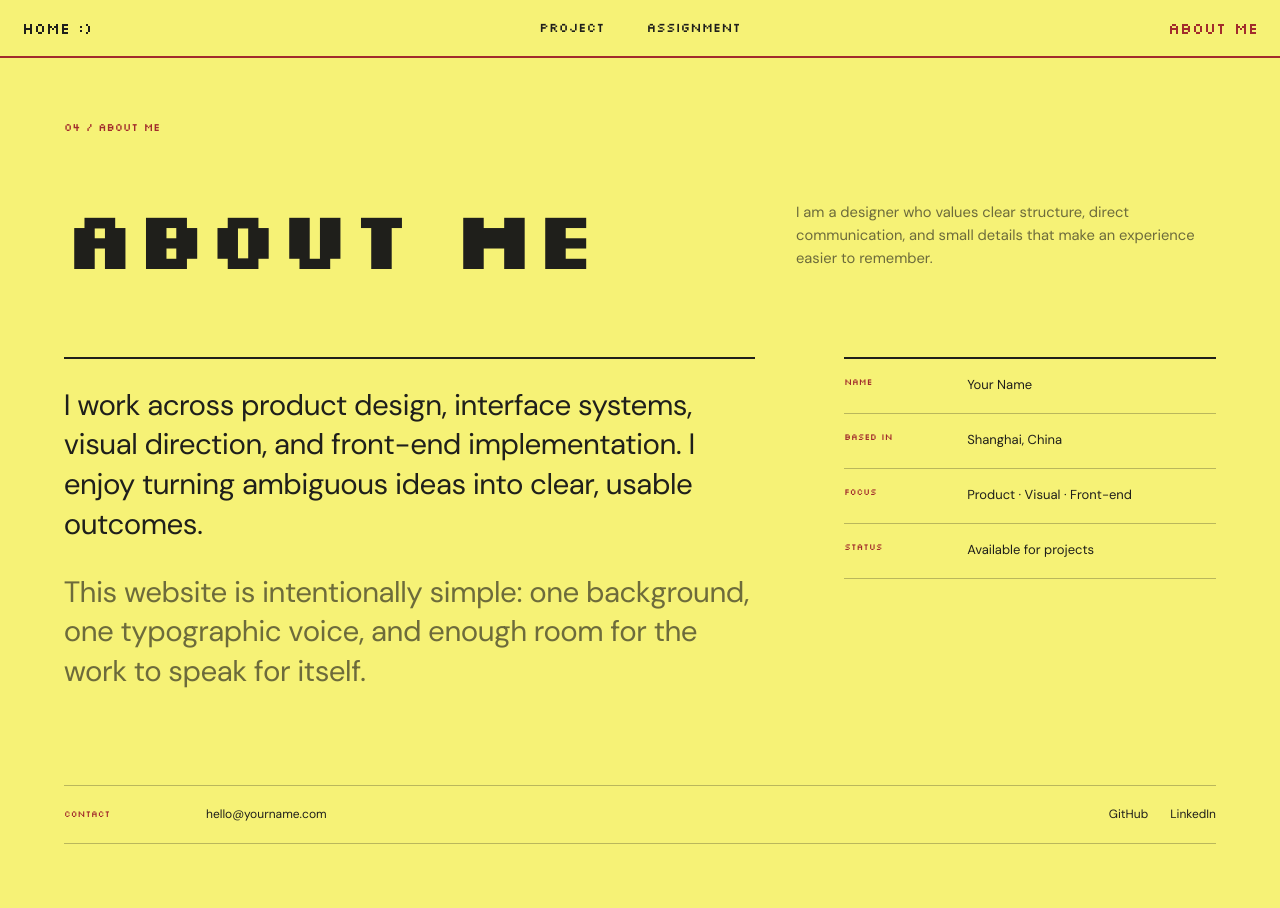
<file: about.html>
<!doctype html>
<html lang="en">
  <head>
    <meta charset="UTF-8" />
    <meta name="viewport" content="width=device-width, initial-scale=1.0" />
    <meta
      name="description"
      content="About Me, including background, focus, tools, and contact details."
    />
    <meta name="theme-color" content="#f6f276" />
    <title>About Me | Myself</title>
    <link rel="preconnect" href="https://fonts.googleapis.com" />
    <link rel="preconnect" href="https://fonts.gstatic.com" crossorigin />
    <link
      href="https://fonts.googleapis.com/css2?family=DM+Sans:wght@400;500;600;700&family=IBM+Plex+Mono:wght@400;500;600&family=Silkscreen:wght@400;700&display=swap"
      rel="stylesheet"
    />
    <link rel="stylesheet" href="styles.css" />
  </head>
  <body data-page="about">
    <header class="site-nav" data-site-nav></header>

    <main class="page-shell">
      <div class="page-frame about-layout">
        <div class="page-heading">
          <p class="kicker">04 / ABOUT ME</p>
          <h1>About Me</h1>
          <p class="lead">
            I am a designer who values clear structure, direct communication, and small
            details that make an experience easier to remember.
          </p>
        </div>

        <div class="about-grid">
          <section class="about-copy">
            <p>
              I work across product design, interface systems, visual direction, and
              front-end implementation. I enjoy turning ambiguous ideas into clear,
              usable outcomes.
            </p>
            <p>
              This website is intentionally simple: one background, one typographic
              voice, and enough room for the work to speak for itself.
            </p>
          </section>

          <dl class="about-facts">
            <div>
              <dt>Name</dt>
              <dd>Your Name</dd>
            </div>
            <div>
              <dt>Based in</dt>
              <dd>Shanghai, China</dd>
            </div>
            <div>
              <dt>Focus</dt>
              <dd>Product · Visual · Front-end</dd>
            </div>
            <div>
              <dt>Status</dt>
              <dd>Available for projects</dd>
            </div>
          </dl>
        </div>

        <div class="contact-line">
          <span>CONTACT</span>
          <a href="mailto:hello@yourname.com">hello@yourname.com</a>
          <a href="https://github.com/" target="_blank" rel="noreferrer">GitHub</a>
          <a href="https://www.linkedin.com/" target="_blank" rel="noreferrer">LinkedIn</a>
        </div>
      </div>
    </main>

    <script src="site.js"></script>
  </body>
</html>
</file>
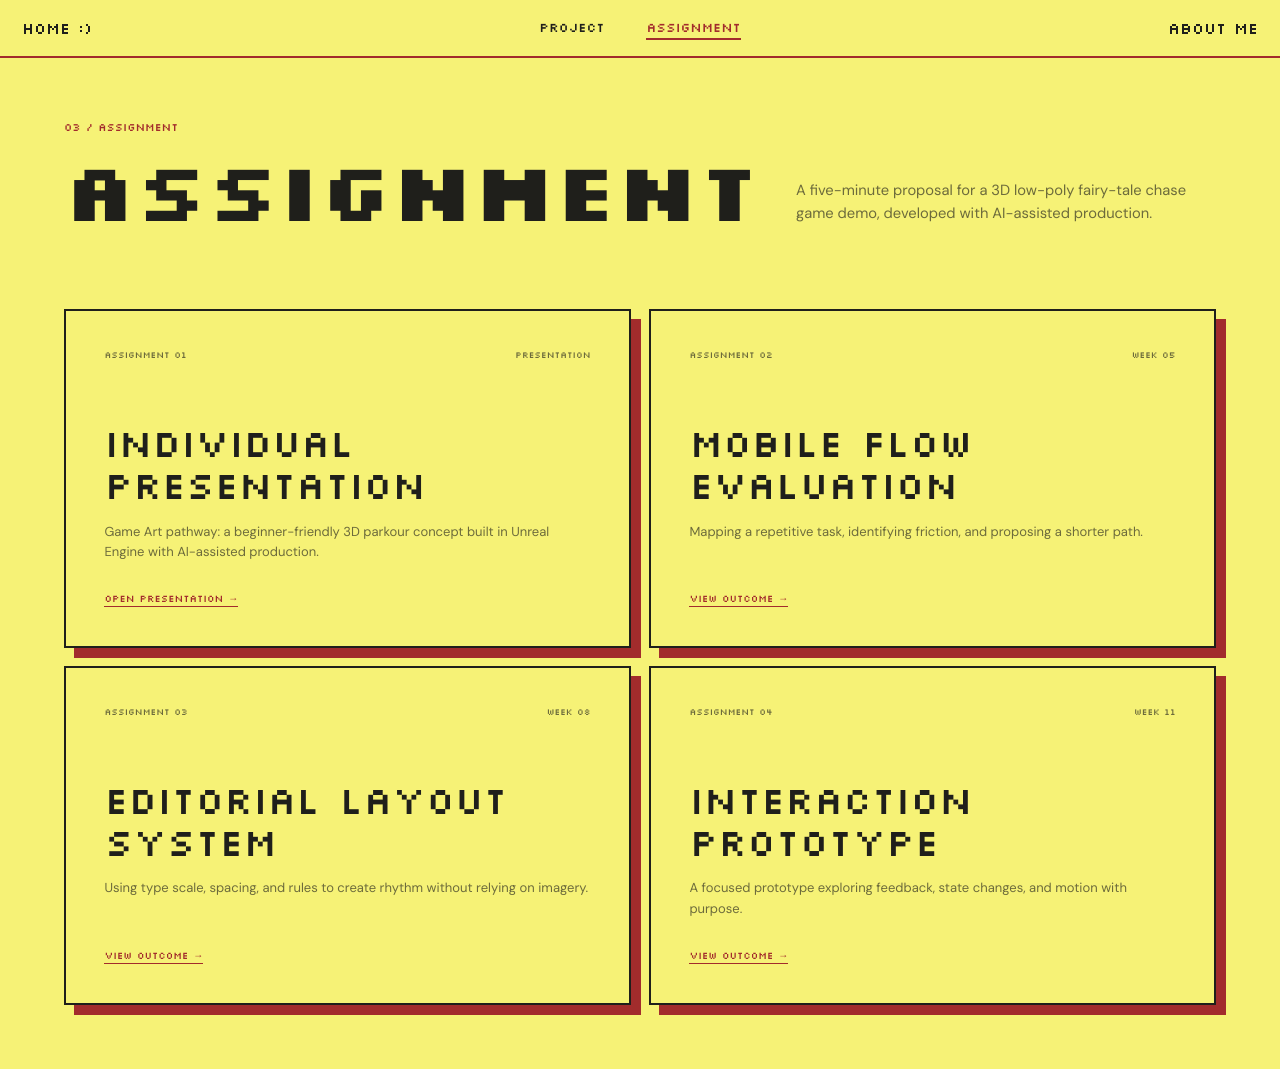
<file: assignment.html>
<!doctype html>
<html lang="en">
  <head>
    <meta charset="UTF-8" />
    <meta name="viewport" content="width=device-width, initial-scale=1.0" />
    <meta
      name="description"
      content="A selection of coursework, exercises, and assignment outcomes."
    />
    <meta name="theme-color" content="#f6f276" />
    <title>Assignment | Myself</title>
    <link rel="preconnect" href="https://fonts.googleapis.com" />
    <link rel="preconnect" href="https://fonts.gstatic.com" crossorigin />
    <link
      href="https://fonts.googleapis.com/css2?family=DM+Sans:wght@400;500;600;700&family=IBM+Plex+Mono:wght@400;500;600&family=Silkscreen:wght@400;700&display=swap"
      rel="stylesheet"
    />
    <link rel="stylesheet" href="styles.css" />
  </head>
  <body data-page="assignment">
    <header class="site-nav" data-site-nav></header>

    <main class="page-shell">
      <div class="page-frame">
        <div class="page-heading">
          <div>
            <p class="kicker">03 / ASSIGNMENT</p>
            <h1>Assignment</h1>
          </div>
          <p class="lead">
            A five-minute proposal for a 3D low-poly fairy-tale chase game demo,
            developed with AI-assisted production.
          </p>
        </div>

        <div class="assignment-grid">
          <article class="assignment-card">
            <div class="assignment-card__meta">
              <span>ASSIGNMENT 01</span>
              <time>PRESENTATION</time>
            </div>
            <h2>Individual Presentation</h2>
            <p>
              Game Art pathway: a beginner-friendly 3D parkour concept built in Unreal
              Engine with AI-assisted production.
            </p>
            <a href="presentation.html">Open presentation →</a>
          </article>
          <article class="assignment-card">
            <div class="assignment-card__meta">
              <span>ASSIGNMENT 02</span>
              <time>WEEK 05</time>
            </div>
            <h2>Mobile flow evaluation</h2>
            <p>Mapping a repetitive task, identifying friction, and proposing a shorter path.</p>
            <a href="#">View outcome →</a>
          </article>
          <article class="assignment-card">
            <div class="assignment-card__meta">
              <span>ASSIGNMENT 03</span>
              <time>WEEK 08</time>
            </div>
            <h2>Editorial layout system</h2>
            <p>Using type scale, spacing, and rules to create rhythm without relying on imagery.</p>
            <a href="#">View outcome →</a>
          </article>
          <article class="assignment-card">
            <div class="assignment-card__meta">
              <span>ASSIGNMENT 04</span>
              <time>WEEK 11</time>
            </div>
            <h2>Interaction prototype</h2>
            <p>A focused prototype exploring feedback, state changes, and motion with purpose.</p>
            <a href="#">View outcome →</a>
          </article>
        </div>
      </div>
    </main>

    <script src="site.js"></script>
  </body>
</html>
</file>
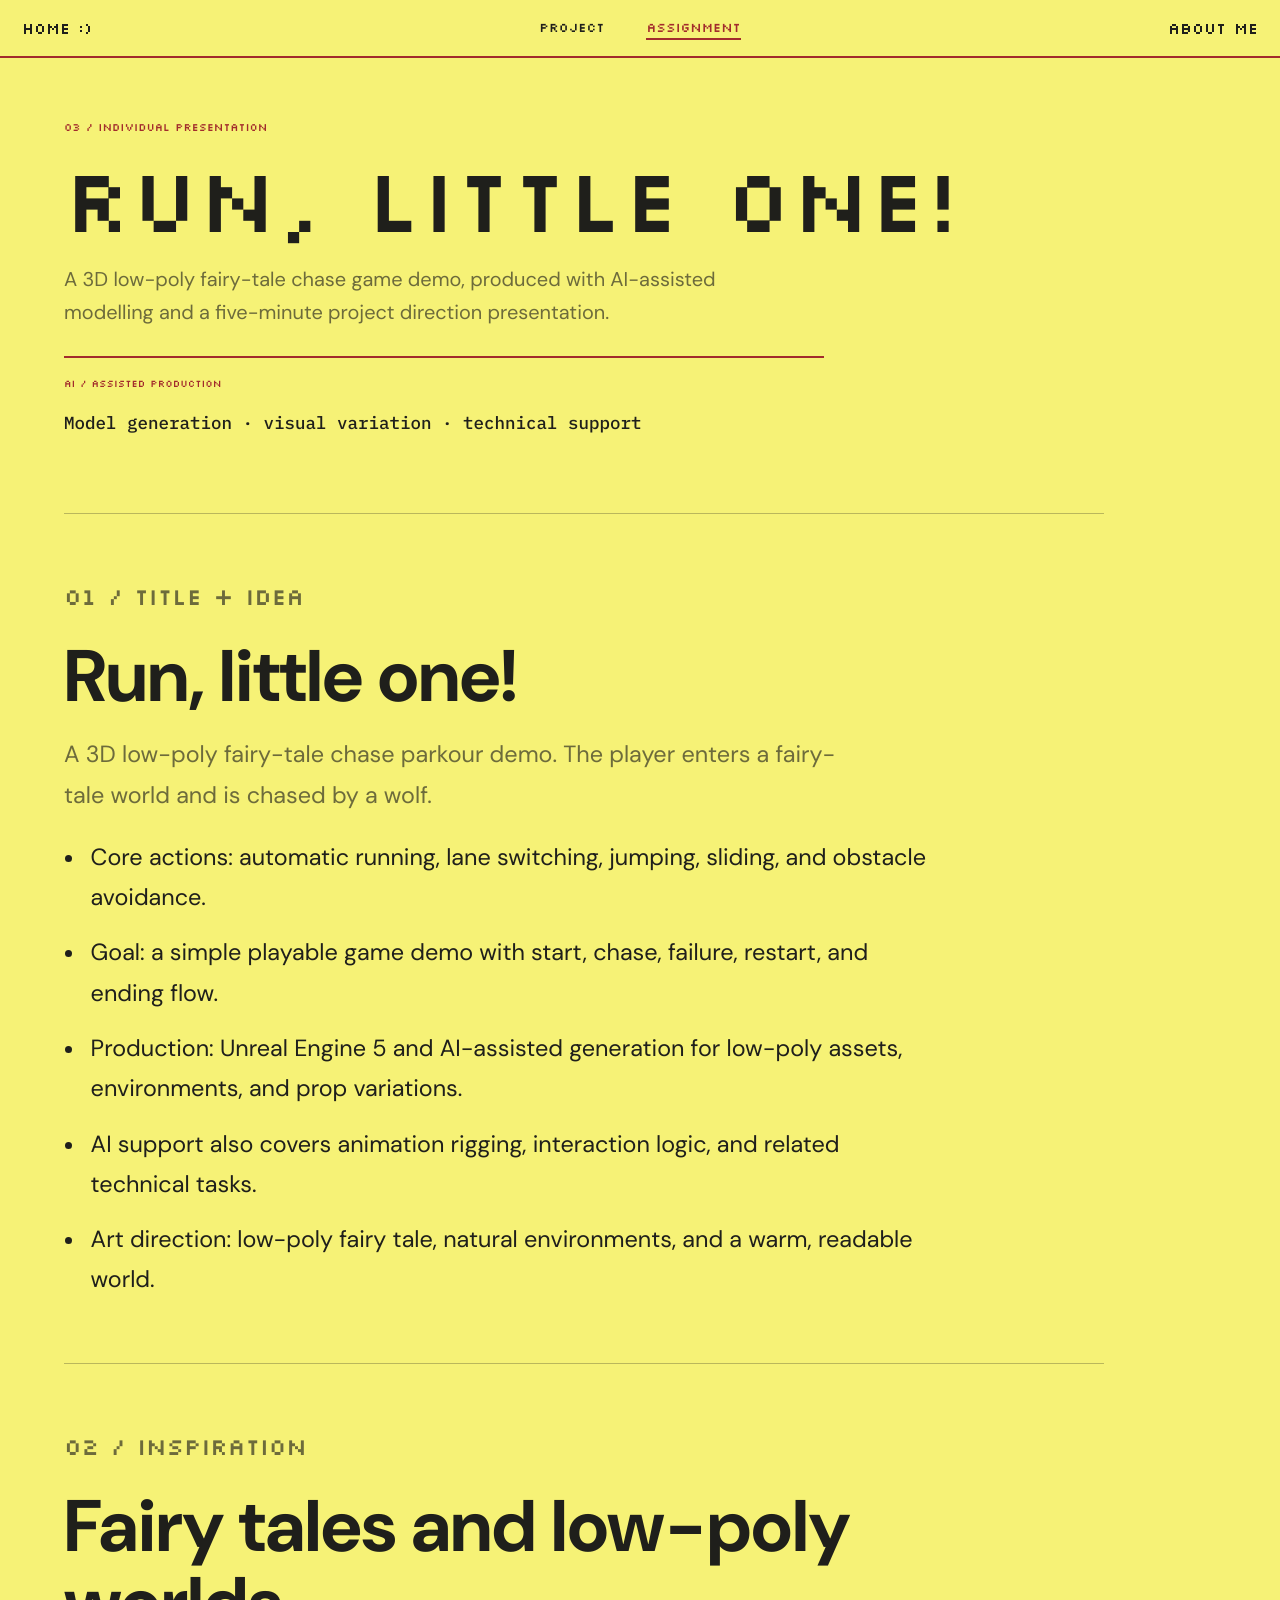
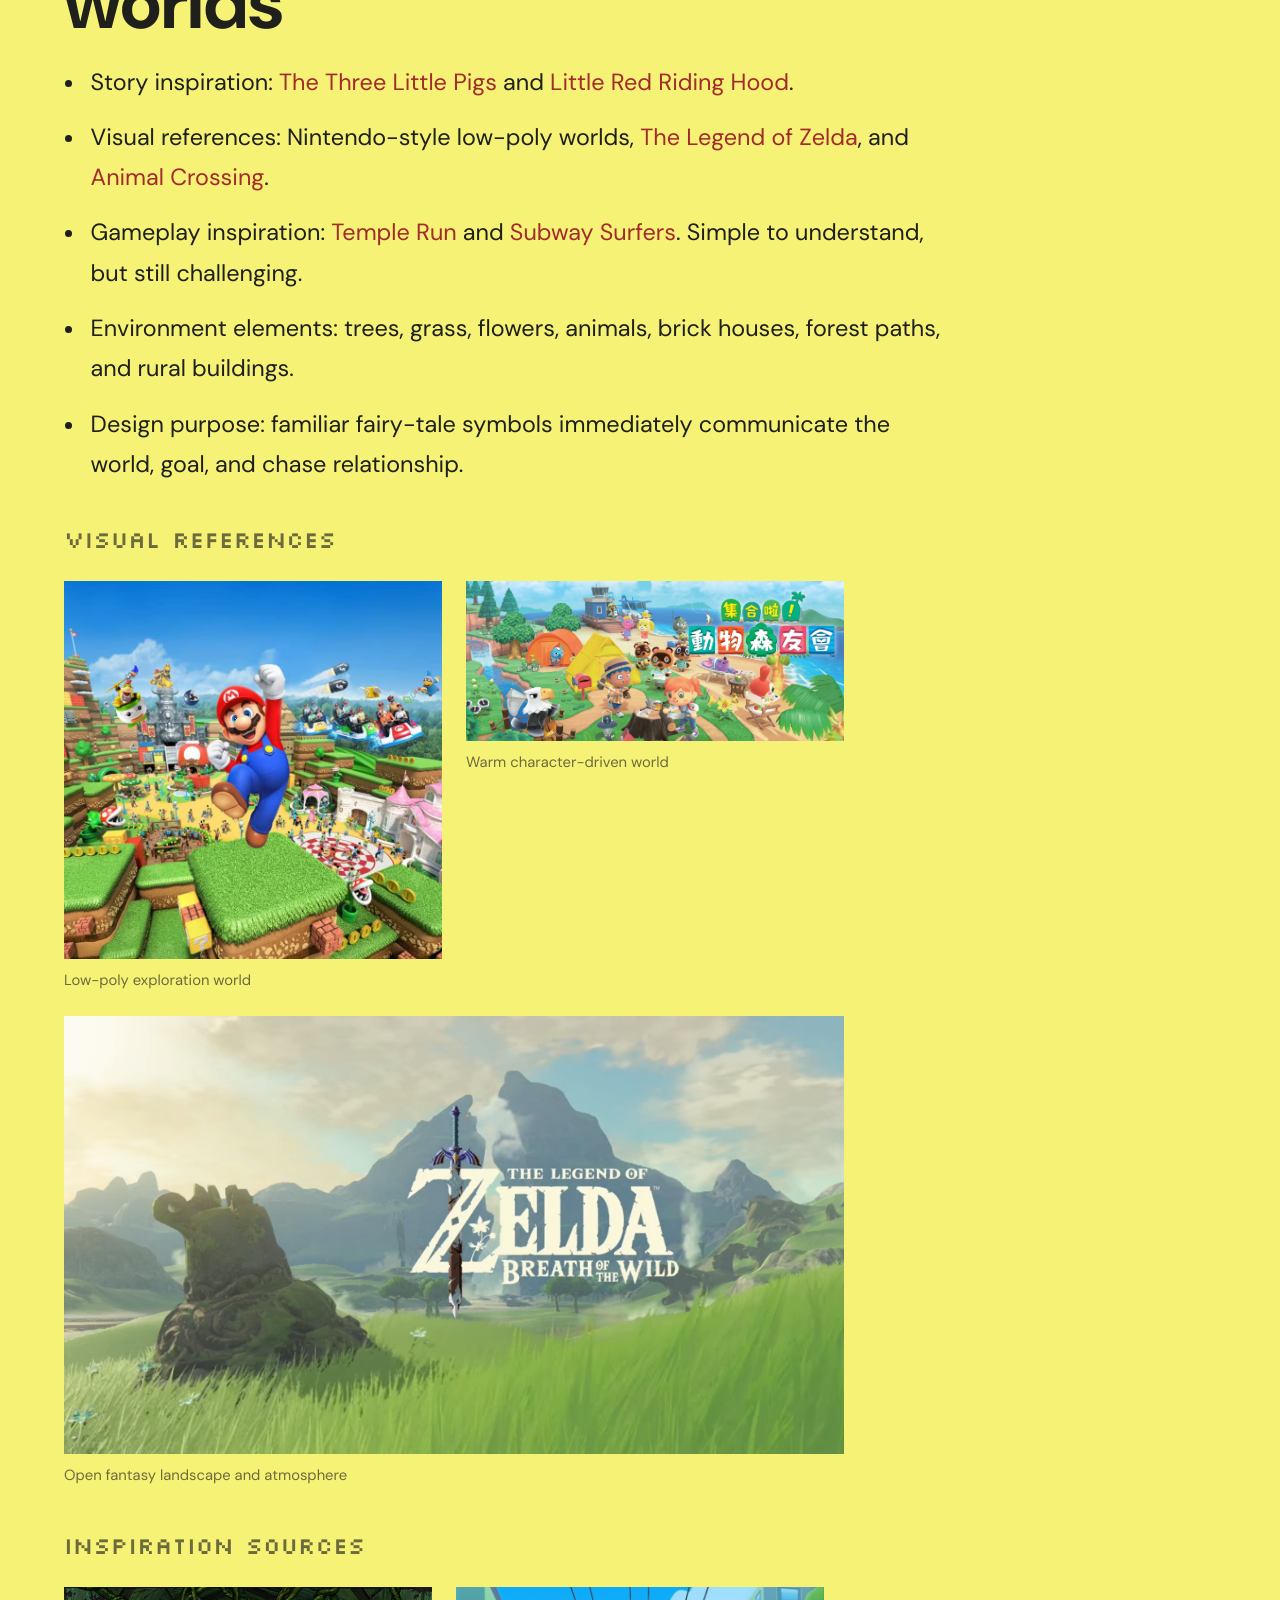
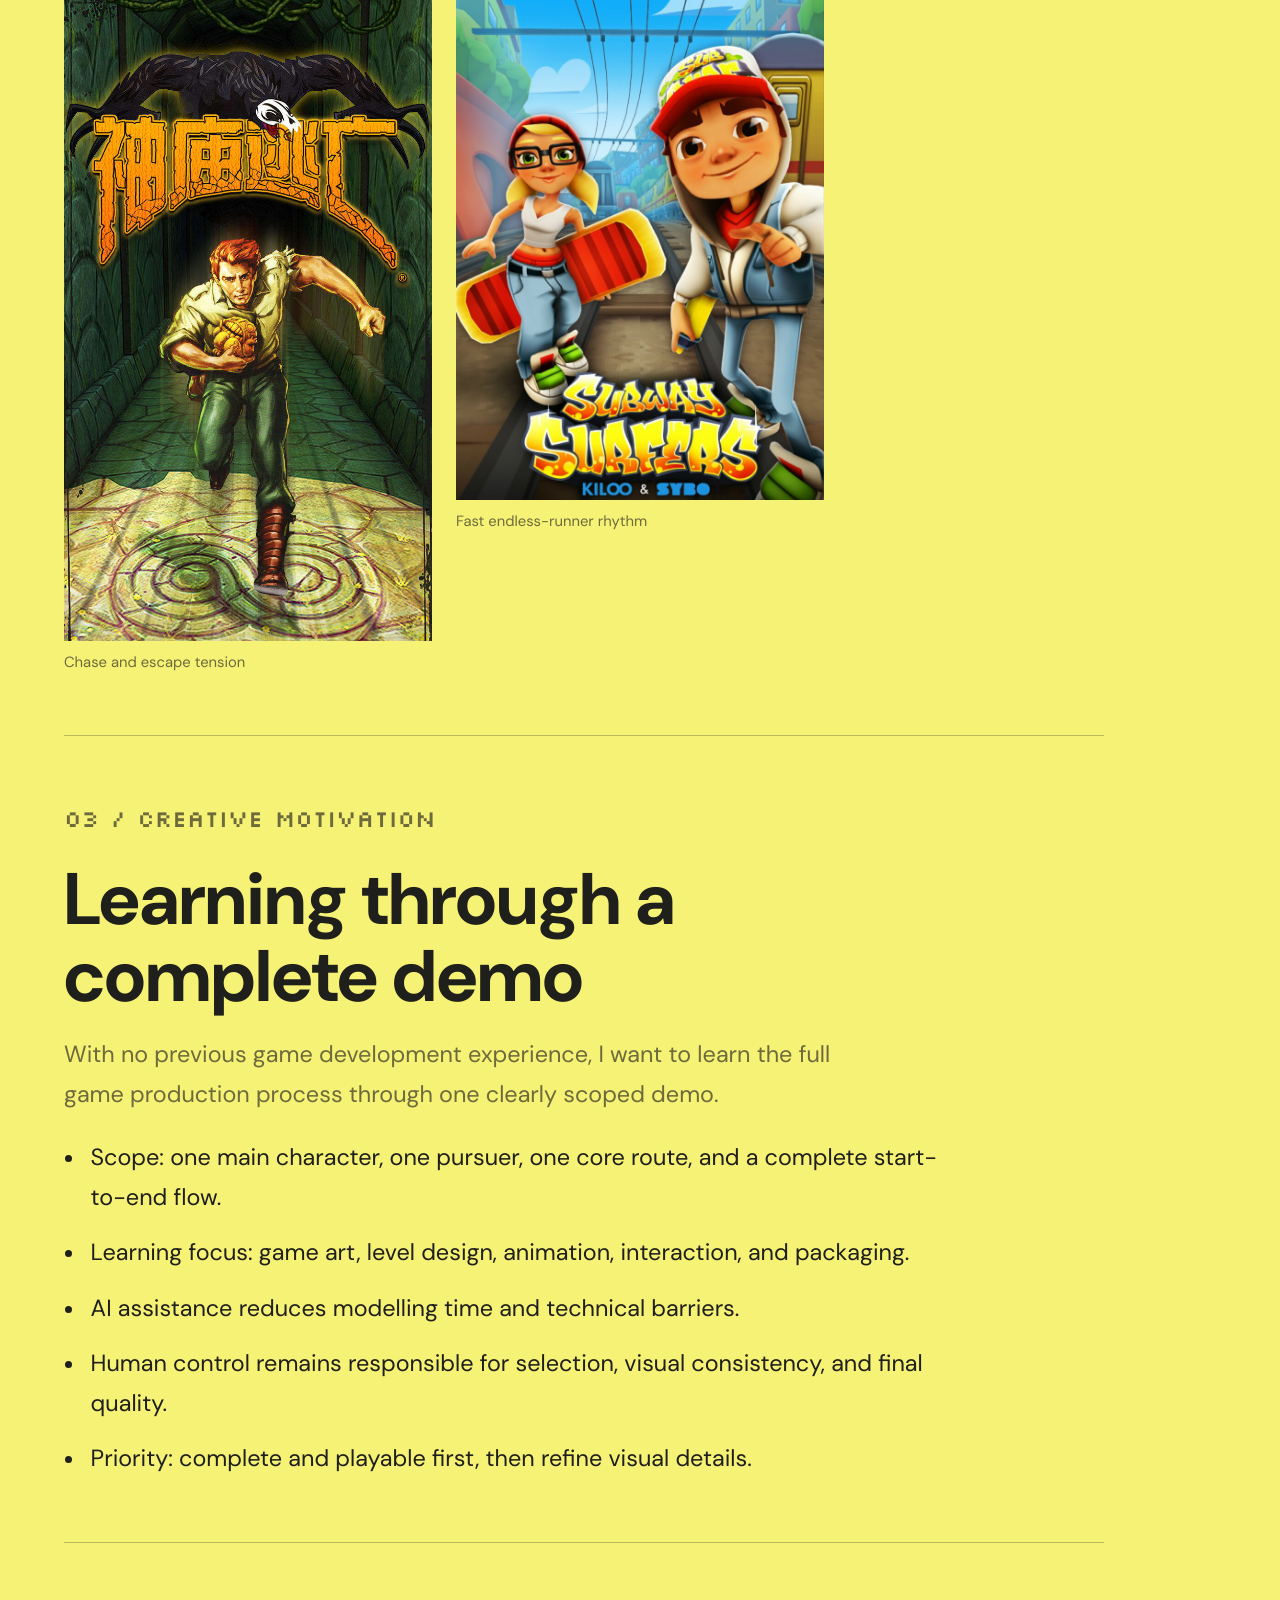
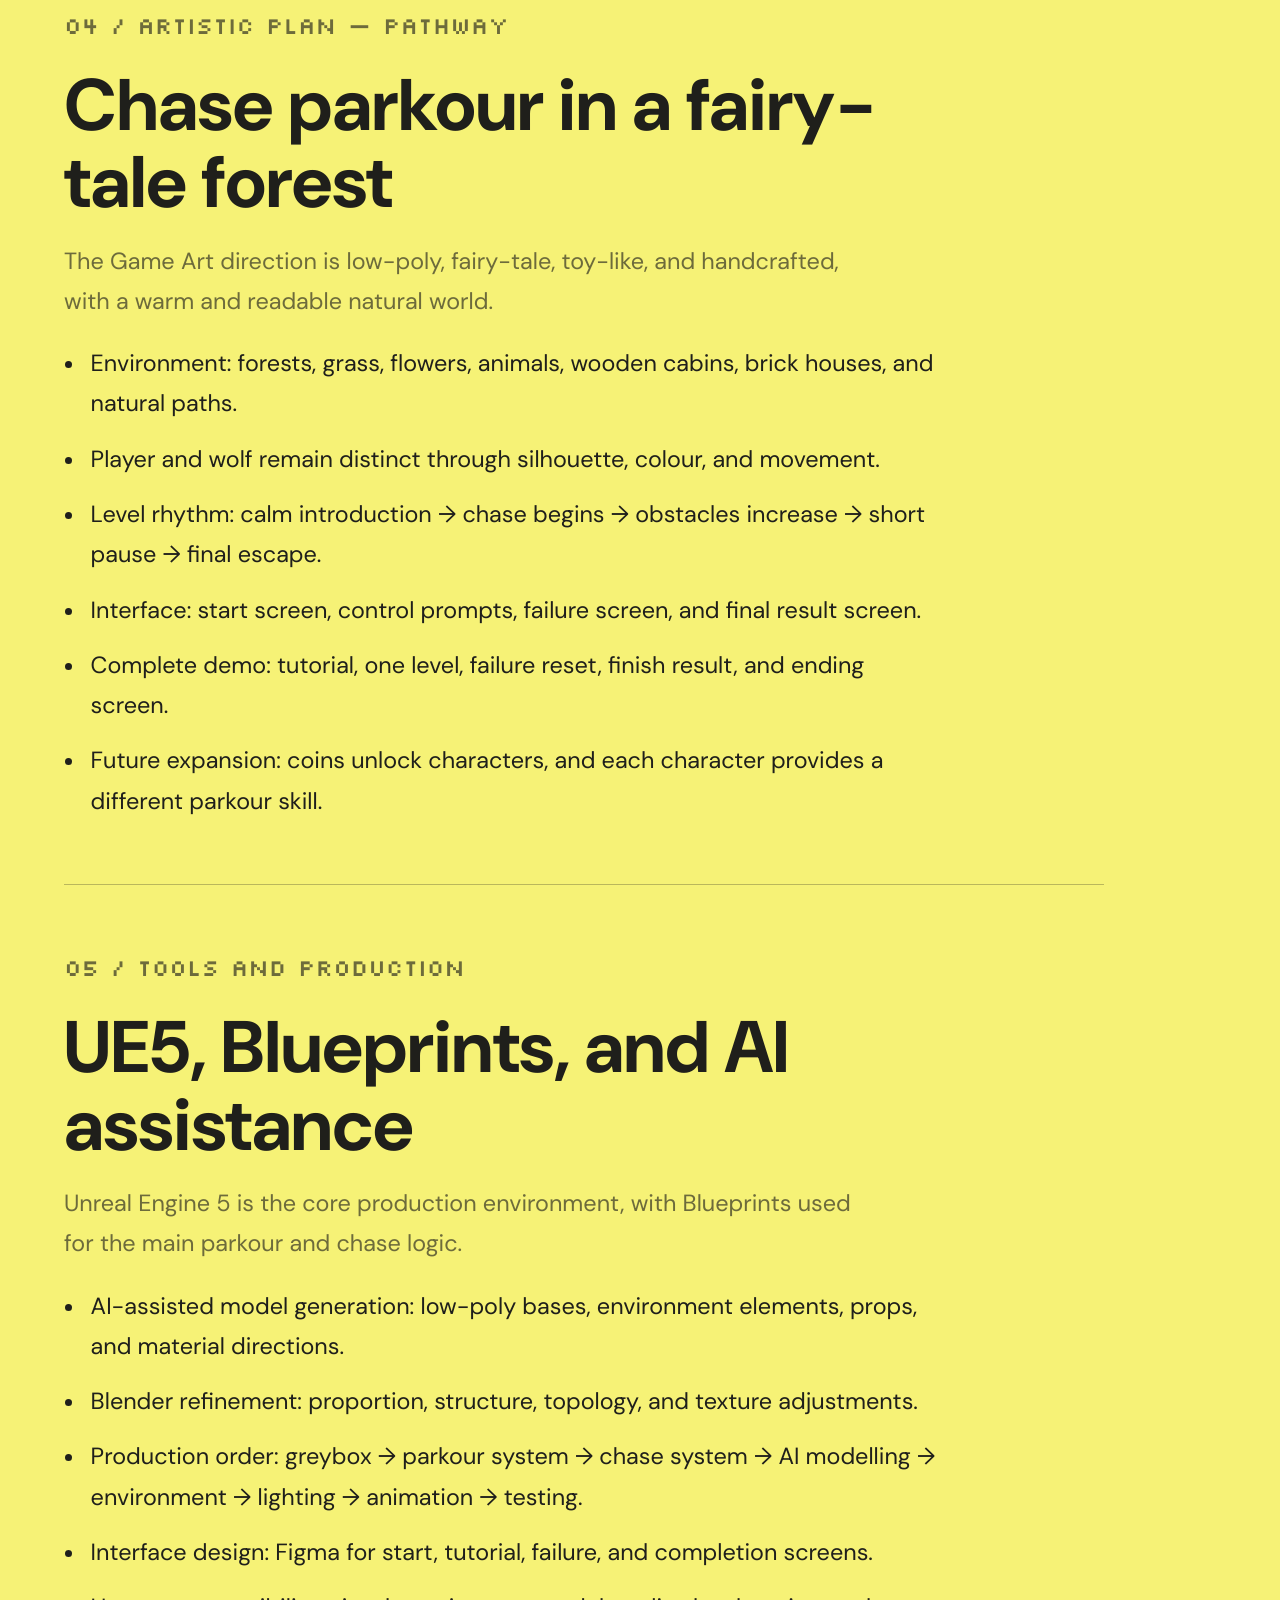
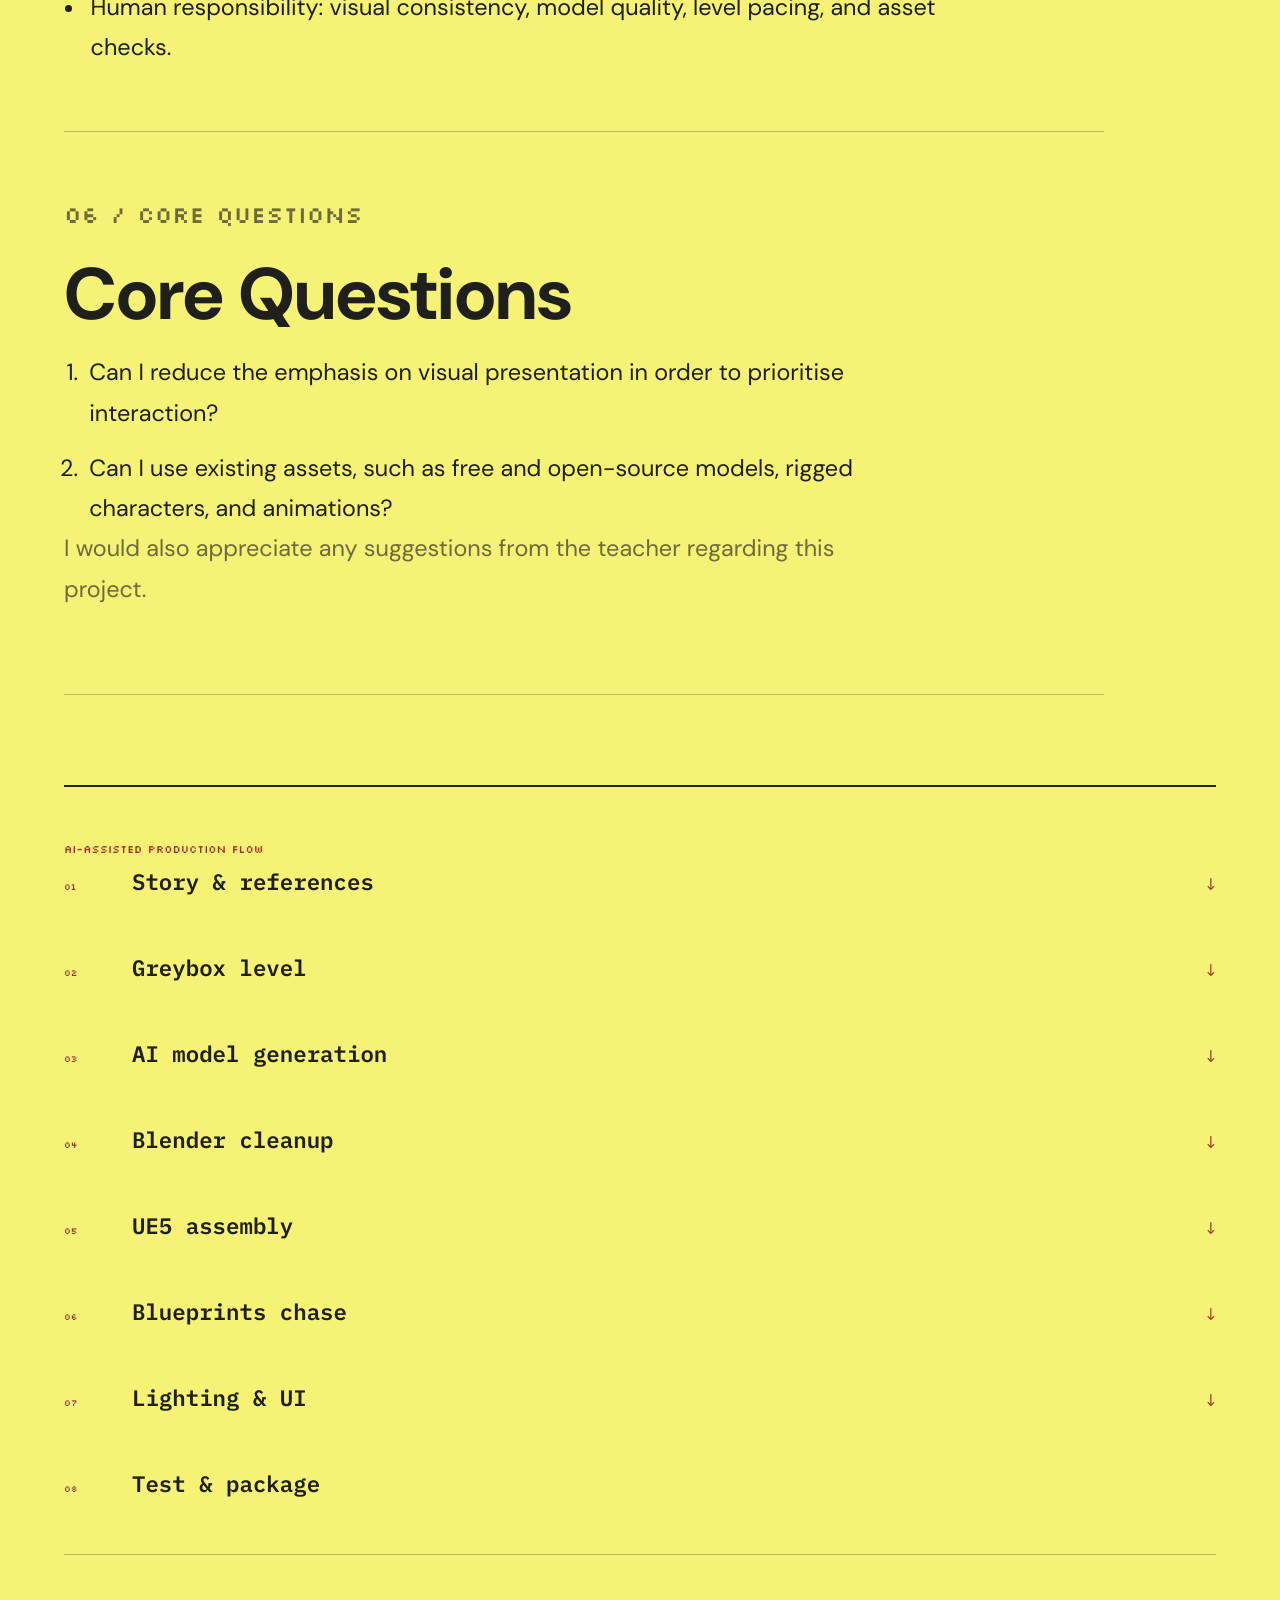
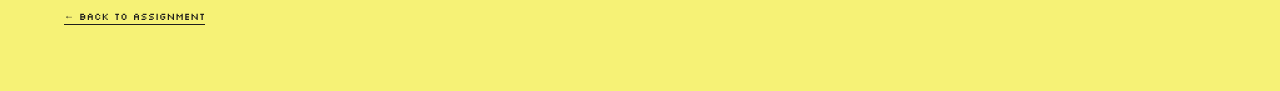
<file: presentation.html>
<!doctype html>
<html lang="en">
  <head>
    <meta charset="UTF-8" />
    <meta name="viewport" content="width=device-width, initial-scale=1.0" />
    <meta
      name="description"
      content="Individual Presentation: Run, little one!, a low-poly fairy-tale chase game demo produced with AI assistance."
    />
    <meta name="theme-color" content="#f6f276" />
    <title>Run, little one! | Individual Presentation</title>
    <link rel="preconnect" href="https://fonts.googleapis.com" />
    <link rel="preconnect" href="https://fonts.gstatic.com" crossorigin />
    <link
      href="https://fonts.googleapis.com/css2?family=DM+Sans:wght@400;500;600;700&family=IBM+Plex+Mono:wght@400;500;600&family=Silkscreen:wght@400;700&display=swap"
      rel="stylesheet"
    />
    <link rel="stylesheet" href="styles.css" />
  </head>
  <body data-page="assignment">
    <header class="site-nav" data-site-nav></header>

    <main class="page-shell">
      <div class="page-frame presentation-page">
        <header class="presentation-hero">
          <div>
            <p class="kicker">03 / INDIVIDUAL PRESENTATION</p>
            <h1 class="page-title--long">Run, little one!</h1>
            <p class="lead">
              A 3D low-poly fairy-tale chase game demo, produced with AI-assisted
              modelling and a five-minute project direction presentation.
            </p>
          </div>
          <aside class="ai-callout">
            <span>AI / ASSISTED PRODUCTION</span>
            <strong>Model generation · visual variation · technical support</strong>
          </aside>
        </header>

        <section class="text-stream" aria-label="Presentation content">
          <article class="stream-item">
            <p class="stream-item__meta">01 / TITLE + IDEA</p>
            <h2>Run, little one!</h2>
            <p>
              A 3D low-poly fairy-tale chase parkour demo. The player enters a
              fairy-tale world and is chased by a wolf.
            </p>
            <ul>
              <li>Core actions: automatic running, lane switching, jumping, sliding, and obstacle avoidance.</li>
              <li>Goal: a simple playable game demo with start, chase, failure, restart, and ending flow.</li>
              <li>Production: Unreal Engine 5 and AI-assisted generation for low-poly assets, environments, and prop variations.</li>
              <li>AI support also covers animation rigging, interaction logic, and related technical tasks.</li>
              <li>Art direction: low-poly fairy tale, natural environments, and a warm, readable world.</li>
            </ul>
          </article>

          <article class="stream-item">
            <p class="stream-item__meta">02 / INSPIRATION</p>
            <h2>Fairy tales and low-poly worlds</h2>
            <ul>
              <li>Story inspiration: <em>The Three Little Pigs</em> and <em>Little Red Riding Hood</em>.</li>
              <li>Visual references: Nintendo-style low-poly worlds, <em>The Legend of Zelda</em>, and <em>Animal Crossing</em>.</li>
              <li>Gameplay inspiration: <em>Temple Run</em> and <em>Subway Surfers</em>. Simple to understand, but still challenging.</li>
              <li>Environment elements: trees, grass, flowers, animals, brick houses, forest paths, and rural buildings.</li>
              <li>Design purpose: familiar fairy-tale symbols immediately communicate the world, goal, and chase relationship.</li>
            </ul>

            <div class="presentation-references">
              <section class="reference-group">
                <p class="reference-group__title">VISUAL REFERENCES</p>
                <div class="reference-grid reference-grid--visual">
                  <figure class="reference-card">
                    <img
                      src="assets/visual-reference-1.png"
                      alt="Low-poly exploration and adventure game reference"
                      loading="lazy"
                    />
                    <figcaption>Low-poly exploration world</figcaption>
                  </figure>
                  <figure class="reference-card">
                    <img
                      src="assets/visual-reference-2.png"
                      alt="Warm character-driven island game reference"
                      loading="lazy"
                    />
                    <figcaption>Warm character-driven world</figcaption>
                  </figure>
                  <figure class="reference-card">
                    <img
                      src="assets/visual-reference-3.png"
                      alt="Open fantasy landscape visual reference"
                      loading="lazy"
                    />
                    <figcaption>Open fantasy landscape and atmosphere</figcaption>
                  </figure>
                </div>
              </section>

              <section class="reference-group">
                <p class="reference-group__title">INSPIRATION SOURCES</p>
                <div class="reference-grid reference-grid--portrait">
                  <figure class="reference-card">
                    <img
                      src="assets/inspiration-1.png"
                      alt="Chase and escape game inspiration"
                      loading="lazy"
                    />
                    <figcaption>Chase and escape tension</figcaption>
                  </figure>
                  <figure class="reference-card">
                    <img
                      src="assets/inspiration-2.png"
                      alt="Endless runner game inspiration"
                      loading="lazy"
                    />
                    <figcaption>Fast endless-runner rhythm</figcaption>
                  </figure>
                </div>
              </section>
            </div>
          </article>

          <article class="stream-item">
            <p class="stream-item__meta">03 / CREATIVE MOTIVATION</p>
            <h2>Learning through a complete demo</h2>
            <p>
              With no previous game development experience, I want to learn the
              full game production process through one clearly scoped demo.
            </p>
            <ul>
              <li>Scope: one main character, one pursuer, one core route, and a complete start-to-end flow.</li>
              <li>Learning focus: game art, level design, animation, interaction, and packaging.</li>
              <li>AI assistance reduces modelling time and technical barriers.</li>
              <li>Human control remains responsible for selection, visual consistency, and final quality.</li>
              <li>Priority: complete and playable first, then refine visual details.</li>
            </ul>
          </article>

          <article class="stream-item">
            <p class="stream-item__meta">04 / ARTISTIC PLAN — PATHWAY</p>
            <h2>Chase parkour in a fairy-tale forest</h2>
            <p>
              The Game Art direction is low-poly, fairy-tale, toy-like, and
              handcrafted, with a warm and readable natural world.
            </p>
            <ul>
              <li>Environment: forests, grass, flowers, animals, wooden cabins, brick houses, and natural paths.</li>
              <li>Player and wolf remain distinct through silhouette, colour, and movement.</li>
              <li>Level rhythm: calm introduction → chase begins → obstacles increase → short pause → final escape.</li>
              <li>Interface: start screen, control prompts, failure screen, and final result screen.</li>
              <li>Complete demo: tutorial, one level, failure reset, finish result, and ending screen.</li>
              <li>Future expansion: coins unlock characters, and each character provides a different parkour skill.</li>
            </ul>
          </article>

          <article class="stream-item">
            <p class="stream-item__meta">05 / TOOLS AND PRODUCTION</p>
            <h2>UE5, Blueprints, and AI assistance</h2>
            <p>
              Unreal Engine 5 is the core production environment, with Blueprints
              used for the main parkour and chase logic.
            </p>
            <ul>
              <li>AI-assisted model generation: low-poly bases, environment elements, props, and material directions.</li>
              <li>Blender refinement: proportion, structure, topology, and texture adjustments.</li>
              <li>Production order: greybox → parkour system → chase system → AI modelling → environment → lighting → animation → testing.</li>
              <li>Interface design: Figma for start, tutorial, failure, and completion screens.</li>
              <li>Human responsibility: visual consistency, model quality, level pacing, and asset checks.</li>
            </ul>
          </article>

          <article class="stream-item stream-item--questions">
            <p class="stream-item__meta">06 / CORE QUESTIONS</p>
            <h2>Core Questions</h2>
            <ol>
              <li>Can I reduce the emphasis on visual presentation in order to prioritise interaction?</li>
              <li>Can I use existing assets, such as free and open-source models, rigged characters, and animations?</li>
            </ol>
            <p>I would also appreciate any suggestions from the teacher regarding this project.</p>
          </article>
        </section>

        <figure class="production-flow">
          <figcaption>AI-ASSISTED PRODUCTION FLOW</figcaption>
          <ol>
            <li><span>01</span><strong>Story &amp; references</strong></li>
            <li><span>02</span><strong>Greybox level</strong></li>
            <li><span>03</span><strong>AI model generation</strong></li>
            <li><span>04</span><strong>Blender cleanup</strong></li>
            <li><span>05</span><strong>UE5 assembly</strong></li>
            <li><span>06</span><strong>Blueprints chase</strong></li>
            <li><span>07</span><strong>Lighting &amp; UI</strong></li>
            <li><span>08</span><strong>Test &amp; package</strong></li>
          </ol>
        </figure>

        <a class="back-link" href="assignment.html">← Back to Assignment</a>
      </div>
    </main>

    <script src="site.js"></script>
  </body>
</html>
</file>
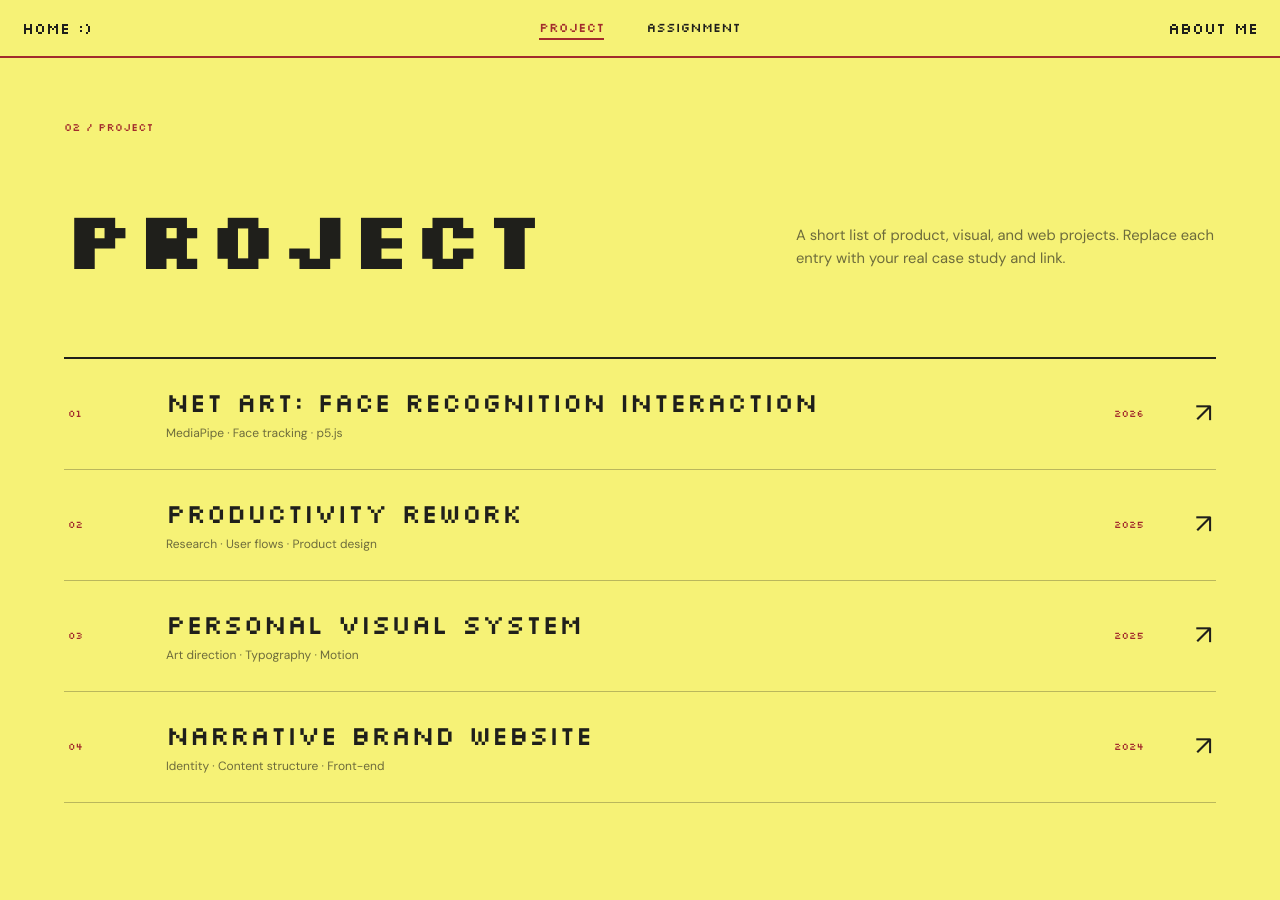
<file: project.html>
<!doctype html>
<html lang="en">
  <head>
    <meta charset="UTF-8" />
    <meta name="viewport" content="width=device-width, initial-scale=1.0" />
    <meta
      name="description"
      content="Selected projects across product design, visual systems, and front-end development."
    />
    <meta name="theme-color" content="#f6f276" />
    <title>Project | Myself</title>
    <link rel="preconnect" href="https://fonts.googleapis.com" />
    <link rel="preconnect" href="https://fonts.gstatic.com" crossorigin />
    <link
      href="https://fonts.googleapis.com/css2?family=DM+Sans:wght@400;500;600;700&family=IBM+Plex+Mono:wght@400;500;600&family=Silkscreen:wght@400;700&display=swap"
      rel="stylesheet"
    />
    <link rel="stylesheet" href="styles.css" />
  </head>
  <body data-page="project">
    <header class="site-nav" data-site-nav></header>

    <main class="page-shell">
      <div class="page-frame">
        <div class="page-heading">
          <p class="kicker">02 / PROJECT</p>
          <h1>Project</h1>
          <p class="lead">
            A short list of product, visual, and web projects. Replace each entry with
            your real case study and link.
          </p>
        </div>

        <div class="project-list">
          <a class="project-row" href="twilight/index.html">
            <span class="project-row__number">01</span>
            <div>
              <h2>Net Art: Face recognition interaction</h2>
              <p>MediaPipe · Face tracking · p5.js</p>
            </div>
            <time>2026</time>
            <span class="project-row__arrow">↗</span>
          </a>
          <a class="project-row" href="#">
            <span class="project-row__number">02</span>
            <div>
              <h2>Productivity rework</h2>
              <p>Research · User flows · Product design</p>
            </div>
            <time>2025</time>
            <span class="project-row__arrow">↗</span>
          </a>
          <a class="project-row" href="#">
            <span class="project-row__number">03</span>
            <div>
              <h2>Personal visual system</h2>
              <p>Art direction · Typography · Motion</p>
            </div>
            <time>2025</time>
            <span class="project-row__arrow">↗</span>
          </a>
          <a class="project-row" href="#">
            <span class="project-row__number">04</span>
            <div>
              <h2>Narrative brand website</h2>
              <p>Identity · Content structure · Front-end</p>
            </div>
            <time>2024</time>
            <span class="project-row__arrow">↗</span>
          </a>
        </div>
      </div>
    </main>

    <script src="site.js"></script>
  </body>
</html>
</file>
<file: styles.css>
:root {
  --bg: #f6f276;
  --ink: #1f1f1b;
  --muted: rgba(31, 31, 27, 0.64);
  --red: #a22c2c;
  --red-soft: #c23535;
  --line: rgba(31, 31, 27, 0.28);
  --font-pixel: "Silkscreen", "Arial Black", Impact, sans-serif;
  --font-display: "League Spartan", "DM Sans", "Segoe UI", "Microsoft YaHei", sans-serif;
  --font-mono: "IBM Plex Mono", Consolas, "Microsoft YaHei", monospace;
  --max-width: 1460px;
}

* {
  box-sizing: border-box;
}

html {
  background: var(--bg);
}

body {
  min-width: 320px;
  margin: 0;
  overflow-x: hidden;
  background: var(--bg);
  color: var(--ink);
  font-family: "DM Sans", "Segoe UI", "Microsoft YaHei", "PingFang SC", Arial, sans-serif;
  font-size: 16px;
  line-height: 1.55;
  letter-spacing: 0;
  text-rendering: geometricPrecision;
  -webkit-font-smoothing: none;
}

a {
  color: inherit;
  text-decoration: none;
}

::selection {
  background: var(--red);
  color: var(--bg);
}

.site-nav {
  position: fixed;
  z-index: 100;
  top: 0;
  right: 0;
  left: 0;
  min-height: 58px;
  border-bottom: 2px solid var(--red);
  background: var(--bg);
}

.site-nav__inner {
  display: grid;
  width: min(100%, var(--max-width));
  min-height: 56px;
  align-items: center;
  margin: 0 auto;
  padding: 0 22px;
  grid-template-columns: 1fr auto 1fr;
  gap: 24px;
}

.nav-home,
.nav-about {
  width: fit-content;
  font-family: var(--font-pixel);
  font-size: 16px;
  line-height: 1;
}

.nav-home {
  justify-self: start;
}

.nav-about {
  justify-self: end;
}

.nav-home.is-active,
.nav-about.is-active {
  color: var(--red);
}

.nav-main {
  display: flex;
  align-items: center;
  justify-content: center;
  gap: 42px;
}

.nav-link {
  position: relative;
  padding: 5px 0;
  font-family: var(--font-pixel);
  font-size: 13px;
  line-height: 1;
  transition: color 160ms ease;
}

.nav-link::after {
  position: absolute;
  right: 0;
  bottom: 0;
  left: 0;
  height: 2px;
  background: var(--red);
  content: "";
  transform: scaleX(0);
  transform-origin: right;
  transition: transform 180ms ease;
}

.nav-link:hover,
.nav-link.is-active {
  color: var(--red);
}

.nav-link:hover::after,
.nav-link.is-active::after {
  transform: scaleX(1);
  transform-origin: left;
}

.page-shell {
  min-height: 100svh;
  padding-top: 58px;
  background: var(--bg);
}

.page-frame {
  width: min(100%, var(--max-width));
  min-height: calc(100svh - 58px);
  margin: 0 auto;
  padding: clamp(32px, 5vw, 72px) clamp(22px, 5vw, 72px);
}

.home-page .page-frame {
  display: flex;
  align-items: center;
  flex-direction: column;
  justify-content: center;
  text-align: center;
}

.kicker {
  margin: 0 0 17px;
  color: var(--red);
  font-family: var(--font-pixel);
  font-size: 11px;
  line-height: 1;
}

h1,
h2,
p {
  margin-top: 0;
}

h1 {
  margin-bottom: 24px;
  font-family: var(--font-pixel);
  font-size: clamp(74px, 14vw, 210px);
  font-weight: 700;
  line-height: 0.94;
  letter-spacing: 0;
}

.home-page h1 {
  color: var(--red);
}

.lead {
  max-width: 680px;
  margin-bottom: 0;
  color: var(--muted);
  font-size: clamp(13px, 1.15vw, 16px);
}

.section-links {
  display: grid;
  width: min(100%, 760px);
  margin-top: clamp(46px, 6vw, 82px);
  border-top: 1px solid var(--line);
}

.section-links a {
  display: flex;
  align-items: center;
  justify-content: space-between;
  padding: 17px 4px;
  border-bottom: 1px solid var(--line);
  font-family: var(--font-pixel);
  font-size: clamp(12px, 1.2vw, 16px);
  transition:
    color 170ms ease,
    padding 220ms ease;
}

.section-links a:hover {
  padding-right: 12px;
  padding-left: 12px;
  color: var(--red);
}

.section-links span {
  font-family: var(--font-mono);
  font-size: 19px;
}

.corner-note {
  position: fixed;
  right: 18px;
  bottom: 12px;
  margin: 0;
  color: var(--muted);
  font-family: var(--font-pixel);
  font-size: 8px;
}

.page-heading {
  display: grid;
  align-items: end;
  margin-bottom: clamp(44px, 6vw, 84px);
  grid-template-columns: minmax(0, 1fr) minmax(280px, 420px);
  gap: 48px;
}

.page-heading .kicker {
  grid-column: 1 / -1;
}

.page-heading h1 {
  margin-bottom: 0;
  font-size: clamp(62px, 10vw, 150px);
}

.page-heading .lead {
  margin-bottom: 10px;
}

.project-list {
  border-top: 2px solid var(--ink);
}

.project-row {
  display: grid;
  align-items: center;
  padding: 26px 4px;
  border-bottom: 1px solid var(--line);
  grid-template-columns: 74px minmax(0, 1fr) auto 44px;
  gap: 24px;
  transition:
    background-color 180ms ease,
    color 180ms ease,
    padding 220ms ease;
}

.project-row:hover {
  padding-right: 16px;
  padding-left: 16px;
  background: rgba(162, 44, 44, 0.06);
  color: var(--red);
}

.project-row__number,
.project-row time {
  color: var(--red);
  font-family: var(--font-pixel);
  font-size: 10px;
}

.project-row h2 {
  margin: 0 0 5px;
  font-family: var(--font-pixel);
  font-size: clamp(17px, 2.1vw, 30px);
  font-weight: 400;
  line-height: 1.28;
}

.project-row p {
  margin: 0;
  color: var(--muted);
  font-size: 12px;
}

.project-row__arrow {
  justify-self: end;
  font-size: 27px;
}

.assignment-grid {
  display: grid;
  grid-template-columns: repeat(2, minmax(0, 1fr));
  gap: 18px;
}

.assignment-card {
  display: flex;
  min-height: 330px;
  flex-direction: column;
  padding: clamp(24px, 3vw, 40px);
  border: 2px solid var(--ink);
  border-radius: 0;
  background: var(--bg);
  box-shadow: 10px 10px 0 var(--red);
  transition:
    box-shadow 180ms ease,
    transform 220ms ease;
}

.assignment-card:hover {
  box-shadow: 5px 5px 0 var(--red);
  transform: translate(5px, 5px);
}

.assignment-card__meta {
  display: flex;
  align-items: center;
  justify-content: space-between;
  margin-bottom: 58px;
  color: var(--muted);
  font-family: var(--font-pixel);
  font-size: 9px;
}

.assignment-card h2 {
  margin: 0;
  font-family: var(--font-pixel);
  font-size: clamp(25px, 3vw, 41px);
  font-weight: 400;
  line-height: 1.1;
}

.assignment-card p {
  max-width: 560px;
  margin: 17px 0 28px;
  color: var(--muted);
  font-size: 13px;
}

.assignment-card a {
  width: fit-content;
  margin-top: auto;
  border-bottom: 1px solid currentColor;
  color: var(--red);
  font-family: var(--font-pixel);
  font-size: 10px;
}

.about-layout {
  display: block;
}

.about-grid {
  display: grid;
  grid-template-columns: minmax(0, 1.3fr) minmax(320px, 0.7fr);
  gap: clamp(44px, 7vw, 110px);
}

.about-copy {
  border-top: 2px solid var(--ink);
  padding-top: 28px;
}

.about-copy p {
  max-width: 780px;
  margin-bottom: 28px;
  font-size: clamp(20px, 2.3vw, 34px);
  line-height: 1.35;
}

.about-copy p:last-child {
  color: var(--muted);
}

.about-facts {
  margin: 0;
  border-top: 2px solid var(--ink);
}

.about-facts div {
  display: grid;
  padding: 17px 0;
  border-bottom: 1px solid var(--line);
  grid-template-columns: 105px 1fr;
  gap: 18px;
}

.about-facts dt {
  color: var(--red);
  font-family: var(--font-pixel);
  font-size: 9px;
  text-transform: uppercase;
}

.about-facts dd {
  margin: 0;
  font-size: 13px;
}

.contact-line {
  display: grid;
  align-items: center;
  margin-top: clamp(40px, 5vw, 72px);
  padding: 19px 0;
  border-top: 1px solid var(--line);
  border-bottom: 1px solid var(--line);
  grid-template-columns: 120px 1fr auto auto;
  gap: 22px;
  font-size: 12px;
}

.contact-line span {
  color: var(--red);
  font-family: var(--font-pixel);
  font-size: 9px;
}

.contact-line a {
  border-bottom: 1px solid transparent;
}

.contact-line a:hover {
  border-color: currentColor;
  color: var(--red);
}

@media (max-width: 760px) {
  .site-nav {
    min-height: 96px;
  }

  .site-nav__inner {
    min-height: 94px;
    padding: 11px 16px;
    grid-template-columns: auto 1fr;
    grid-template-rows: auto auto;
    gap: 10px 18px;
  }

  .nav-home {
    grid-column: 1;
    grid-row: 1;
  }

  .nav-about {
    grid-column: 2;
    grid-row: 1;
  }

  .nav-main {
    grid-column: 1 / -1;
    grid-row: 2;
    justify-content: flex-start;
    gap: 30px;
  }

  .page-shell {
    padding-top: 96px;
  }

  .page-frame {
    min-height: calc(100svh - 96px);
    padding: 38px 18px 58px;
  }

  .page-heading {
    grid-template-columns: 1fr;
    gap: 24px;
  }

  .page-heading .kicker {
    grid-column: auto;
  }

  .page-heading h1 {
    font-size: clamp(48px, 14vw, 78px);
  }

  .project-row {
    grid-template-columns: 38px minmax(0, 1fr) 30px;
    gap: 13px;
  }

  .project-row time {
    display: none;
  }

  .project-row__arrow {
    font-size: 22px;
  }

  .assignment-grid,
  .about-grid {
    grid-template-columns: 1fr;
  }

  .assignment-grid {
    padding-right: 10px;
  }

  .assignment-card {
    min-height: 290px;
  }

  .contact-line {
    align-items: start;
    grid-template-columns: 1fr;
    gap: 10px;
  }

  .corner-note {
    position: static;
    margin-top: 24px;
    text-align: center;
  }
}

@media (max-width: 430px) {
  .home-page .page-frame {
    justify-content: flex-start;
    padding-top: 64px;
  }

  .home-page h1 {
    font-size: clamp(70px, 26vw, 112px);
  }

  .section-links a {
    font-size: 11px;
  }
}

.page-title--long {
  max-width: 100%;
  font-size: clamp(34px, 5.2vw, 68px);
  line-height: 1.02;
  overflow-wrap: break-word;
}

h1,
h2 {
  font-family: var(--font-pixel);
}

.page-heading h1 {
  font-size: clamp(46px, 6.4vw, 88px);
  line-height: 1;
}

.presentation-hero {
  display: grid;
  align-items: end;
  margin-bottom: clamp(48px, 6vw, 84px);
  grid-template-columns: 1fr;
  gap: 26px;
}

.presentation-hero h1 {
  margin-top: 20px;
  margin-bottom: 20px;
  font-family: "Silkscreen", "Arial Black", Impact, sans-serif;
  font-weight: 400;
  text-transform: uppercase;
}

.ai-callout {
  display: flex;
  max-width: 760px;
  min-height: 0;
  flex-direction: column;
  align-items: flex-start;
  padding: 0;
  border: 0;
  background: transparent;
  box-shadow: none;
  gap: 7px;
}

.ai-callout span {
  color: var(--red);
  font-family: var(--font-pixel);
  font-size: 10px;
}

.ai-callout strong {
  font-family: var(--font-mono);
  font-size: 13px;
  font-weight: 500;
  line-height: 1.55;
}

.deck-grid {
  display: block;
  width: min(100%, 1040px);
}

.deck-section {
  display: flex;
  min-width: 0;
  flex-direction: column;
  align-items: flex-start;
  margin-bottom: clamp(52px, 7vw, 88px);
  padding: 0 0 clamp(38px, 5vw, 58px);
  border: 0;
  border-bottom: 1px solid var(--line);
  background: transparent;
  text-align: left;
}

.deck-section--questions {
  grid-column: auto;
  border-bottom-color: var(--red);
}

.deck-section__meta {
  margin-bottom: 22px;
  color: var(--red);
  font-family: var(--font-pixel);
  font-size: 9px;
}

.deck-section h2 {
  margin: 0 0 24px;
  font-family: var(--font-pixel);
  font-size: clamp(34px, 4.4vw, 62px);
  font-weight: 700;
  line-height: 1.04;
}

.deck-section ul,
.deck-section ol {
  margin: 0;
  padding-left: 1.35em;
}

.deck-section li {
  margin-bottom: 13px;
  padding-left: 6px;
  font-size: clamp(14px, 1.25vw, 17px);
  line-height: 1.72;
}

.deck-section li:last-child {
  margin-bottom: 0;
}

.deck-section em {
  color: var(--red);
  font-style: normal;
}

.production-flow {
  margin: clamp(52px, 7vw, 92px) 0 32px;
  padding: 0;
  border: 0;
  border-top: 1px solid var(--line);
  border-bottom: 1px solid var(--line);
  background: transparent;
}

.production-flow figcaption {
  margin: 22px 0 8px;
  color: var(--red);
  font-family: var(--font-pixel);
  font-size: 11px;
}

.production-flow ol {
  display: block;
  margin: 0;
  padding: 0;
  list-style: none;
}

.production-flow li {
  position: relative;
  display: grid;
  min-height: 0;
  align-items: baseline;
  padding: 15px 0;
  border: 0;
  border-bottom: 1px solid var(--line);
  grid-template-columns: 54px minmax(0, 1fr) auto;
  gap: 14px;
}

.production-flow li::after {
  position: static;
  justify-self: end;
  color: var(--red);
  content: "↓";
  font-family: var(--font-mono);
  font-size: 17px;
  line-height: 1;
  transform: none;
}

.production-flow li:last-child::after {
  content: "";
}

.production-flow li span {
  color: var(--red);
  font-family: var(--font-pixel);
  font-size: 9px;
}

.production-flow li strong {
  font-family: var(--font-mono);
  font-size: clamp(15px, 1.3vw, 18px);
  font-weight: 600;
  line-height: 1.5;
}

.back-link {
  display: inline-block;
  margin-top: 22px;
  border-bottom: 1px solid currentColor;
  font-family: var(--font-pixel);
  font-size: 10px;
}

.back-link:hover {
  color: var(--red);
}

@media (max-width: 900px) {
  .presentation-hero {
    align-items: start;
    grid-template-columns: 1fr;
    gap: 30px;
  }

}

@media (max-width: 560px) {
  .page-title--long {
    font-size: clamp(34px, 9.5vw, 48px);
  }

  .presentation-hero {
    margin-bottom: 46px;
  }

  .deck-section {
    margin-bottom: 48px;
    padding-bottom: 42px;
  }

  .production-flow {
    padding: 0;
  }

  .production-flow li {
    grid-template-columns: 42px minmax(0, 1fr) auto;
    gap: 10px;
  }
}

/* Text-first assignment and presentation layout */
body[data-page="assignment"] .page-heading {
  max-width: none;
  grid-template-columns: minmax(0, 1fr) minmax(280px, 420px);
  gap: 48px;
}

body[data-page="assignment"] .page-heading .kicker {
  grid-column: auto;
}

body[data-page="assignment"] .page-heading .lead {
  max-width: 430px;
  margin-bottom: 7px;
}

.text-stream {
  display: flex;
  width: min(100%, 1040px);
  flex-direction: column;
  gap: 0;
  text-align: left;
}

.stream-item {
  display: block;
  padding: clamp(34px, 5vw, 62px) 0;
  border: 0;
  border-top: 1px solid var(--line);
  background: transparent;
  text-align: left;
}

.stream-item:last-child {
  border-bottom: 1px solid var(--line);
}

.stream-item__meta {
  display: flex;
  align-items: center;
  justify-content: space-between;
  margin: 0 0 22px;
  color: var(--red);
  font-family: var(--font-pixel);
  font-size: 9px;
}

.stream-item h2 {
  max-width: 920px;
  margin: 0 0 20px;
  font-family: "League Spartan", "DM Sans", sans-serif;
  font-size: clamp(30px, 4.2vw, 54px);
  font-weight: 700;
  line-height: 1.02;
  letter-spacing: 0;
  text-align: left;
}

.stream-item p {
  max-width: 800px;
  margin: 0 0 22px;
  color: var(--muted);
  font-size: clamp(16px, 1.35vw, 18px);
  line-height: 1.8;
  text-align: left;
}

.stream-item ul,
.stream-item ol {
  max-width: 880px;
  margin: 0;
  padding-left: 1.35em;
  text-align: left;
}

.stream-item li {
  margin-bottom: 15px;
  padding-left: 5px;
  font-size: clamp(16px, 1.35vw, 18px);
  line-height: 1.8;
}

.stream-item li:last-child {
  margin-bottom: 0;
}

.stream-item em {
  color: var(--red);
  font-style: normal;
}

.presentation-references {
  display: flex;
  width: 75%;
  max-width: 960px;
  flex-direction: column;
  gap: 38px;
  margin-top: 34px;
}

.reference-group {
  width: 100%;
}

.reference-group__title {
  margin: 0 0 15px;
  color: var(--red);
  font-family: var(--font-pixel);
  font-size: 9px;
}

.reference-grid {
  display: grid;
  width: 100%;
  max-width: 100%;
  align-items: start;
  grid-template-columns: repeat(2, minmax(0, 1fr));
  gap: 24px;
}

.reference-grid--portrait {
  max-width: 760px;
}

.reference-grid--visual .reference-card:last-child:nth-child(3) {
  grid-column: 1 / -1;
}

.reference-card {
  width: 100%;
  max-width: 100%;
  min-width: 0;
  margin: 0;
}

.reference-card img {
  display: block;
  width: 100%;
  max-width: 100%;
  height: auto;
  aspect-ratio: auto;
  object-fit: contain;
}

.reference-card figcaption {
  margin-top: 10px;
  color: var(--muted);
  font-size: 11px;
  line-height: 1.5;
}

.stream-item > a {
  display: inline-block;
  width: fit-content;
  border-bottom: 1px solid currentColor;
  color: var(--red);
  font-family: var(--font-pixel);
  font-size: 10px;
}

.stream-item--questions {
  color: var(--red);
}

.stream-item--questions h2 {
  color: var(--ink);
}

.stream-item--questions ol {
  color: var(--ink);
  font-size: 15px;
}

.ai-callout {
  min-height: 0;
  justify-content: flex-start;
  padding: 18px 0 0;
  border: 0;
  border-top: 2px solid var(--red);
  background: transparent;
  box-shadow: none;
  gap: 17px;
}

.production-flow {
  margin-right: 0;
  margin-left: 0;
  padding: 32px 0 0;
  border: 0;
  border-top: 2px solid var(--ink);
  border-bottom: 1px solid var(--line);
  background: transparent;
}

.production-flow li {
  min-height: 86px;
  padding: 0;
  border: 0;
  background: transparent;
}

@media (max-width: 900px) {
  .text-stream {
    width: 100%;
  }

  .presentation-references {
    width: 100%;
    max-width: 100%;
  }

  .stream-item h2 {
    font-size: clamp(28px, 7vw, 46px);
  }

  .ai-callout {
    max-width: 100%;
  }
}

@media (max-width: 560px) {
  .stream-item {
    padding: 34px 0;
  }

  .stream-item h2 {
    font-size: clamp(27px, 8.5vw, 38px);
  }

  .stream-item p,
  .stream-item li {
    font-size: 16px;
    line-height: 1.75;
  }

  .reference-grid {
    grid-template-columns: 1fr;
  }
}

/* Presentation-only 1.35x reading scale */
.presentation-page .presentation-hero h1 {
  font-size: clamp(46px, 7vw, 92px);
}

.presentation-page .presentation-hero .lead {
  font-size: clamp(17.5px, 1.56vw, 21.5px);
  line-height: 1.65;
}

.presentation-page .ai-callout strong {
  font-size: 17.5px;
}

.presentation-page .stream-item h2 {
  font-size: clamp(40.5px, 5.7vw, 73px);
  line-height: 1.06;
}

.presentation-page .stream-item p,
.presentation-page .stream-item li {
  font-size: clamp(21.5px, 1.83vw, 24.5px);
  line-height: 1.72;
}

.presentation-page .reference-card figcaption {
  font-size: 14.8px;
}

.presentation-page .production-flow li strong {
  font-size: clamp(20.5px, 1.75vw, 24.5px);
}

@media (max-width: 900px) {
  .presentation-page .stream-item h2 {
    font-size: clamp(38px, 9.5vw, 62px);
  }
}

@media (max-width: 560px) {
  .presentation-page .stream-item h2 {
    font-size: clamp(36.5px, 11.5vw, 51px);
  }

  .presentation-page .stream-item p,
  .presentation-page .stream-item li {
    font-size: 22px;
  }
}

@media (max-width: 760px) {
  body[data-page="assignment"] .page-heading {
    grid-template-columns: 1fr;
    gap: 24px;
  }

  body[data-page="assignment"] .page-heading h1,
  .page-heading h1 {
    font-size: clamp(34px, 8.5vw, 56px);
  }
}
</file>
